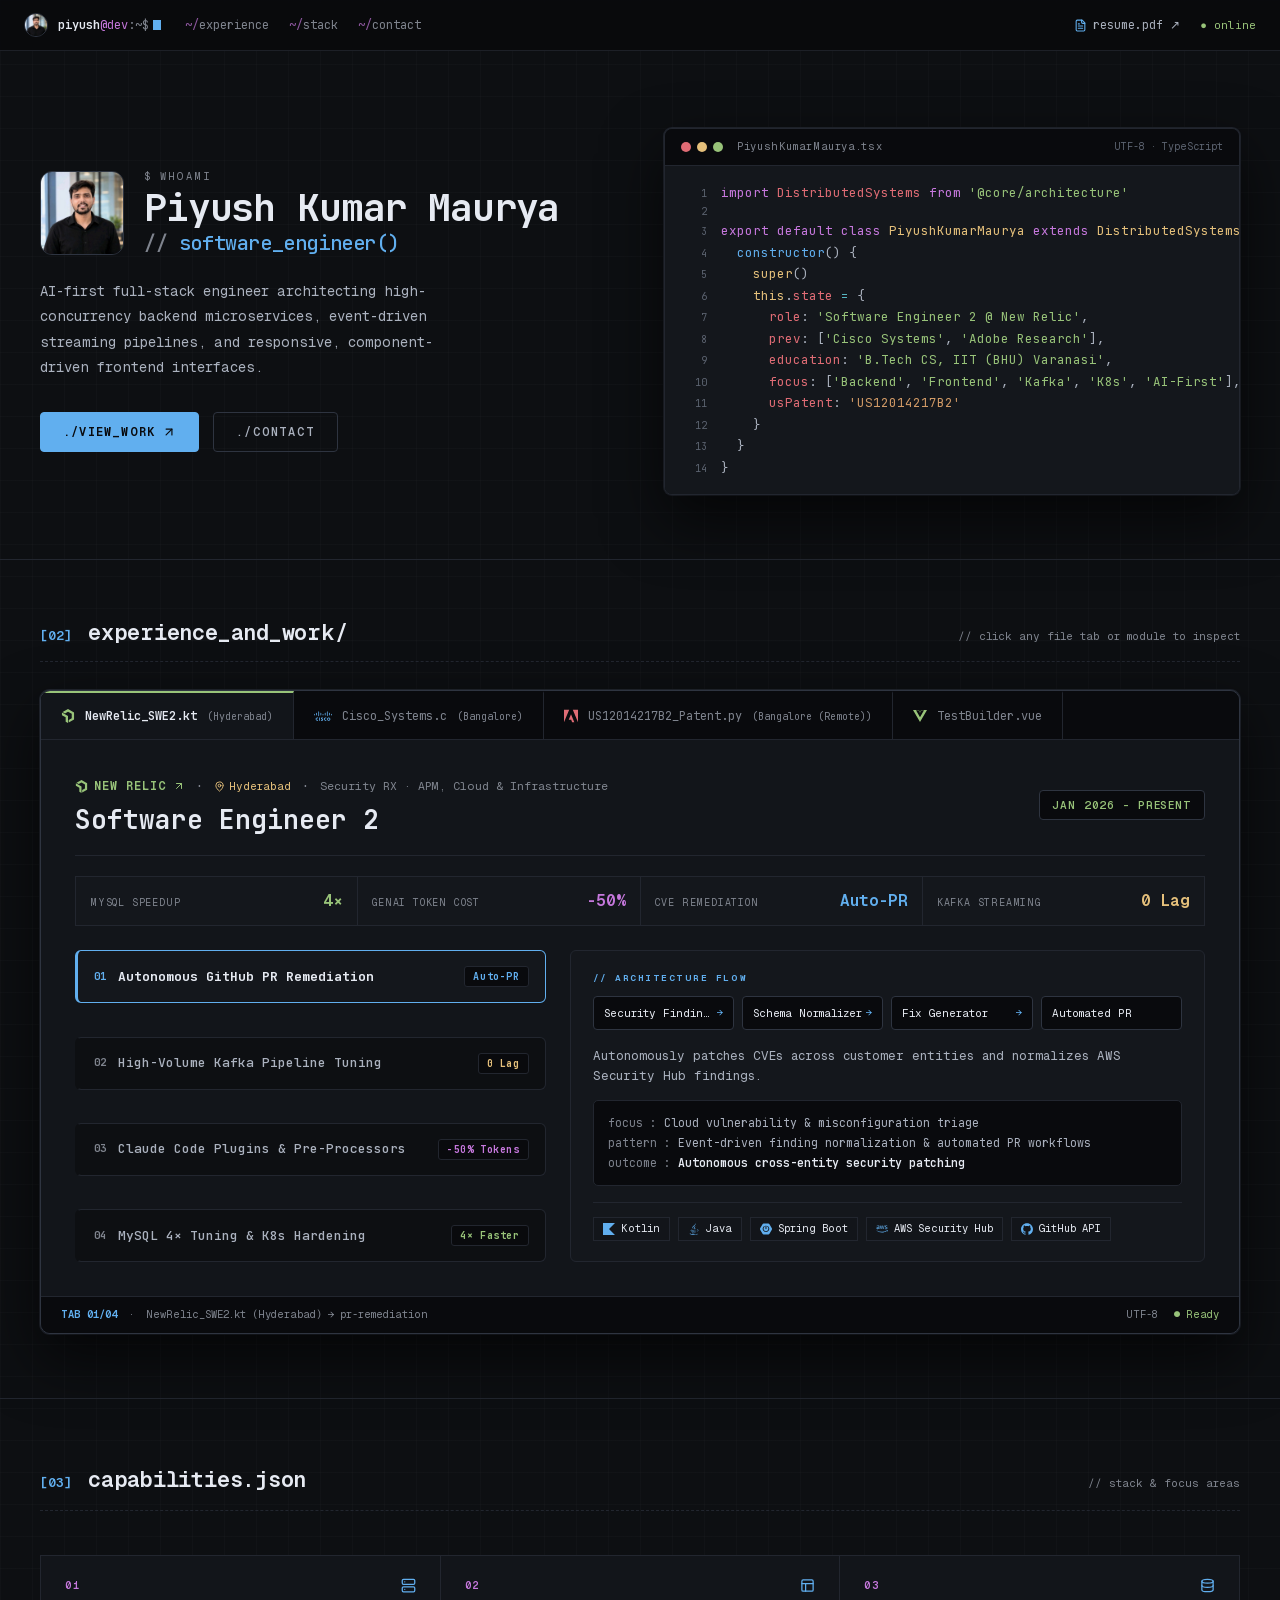
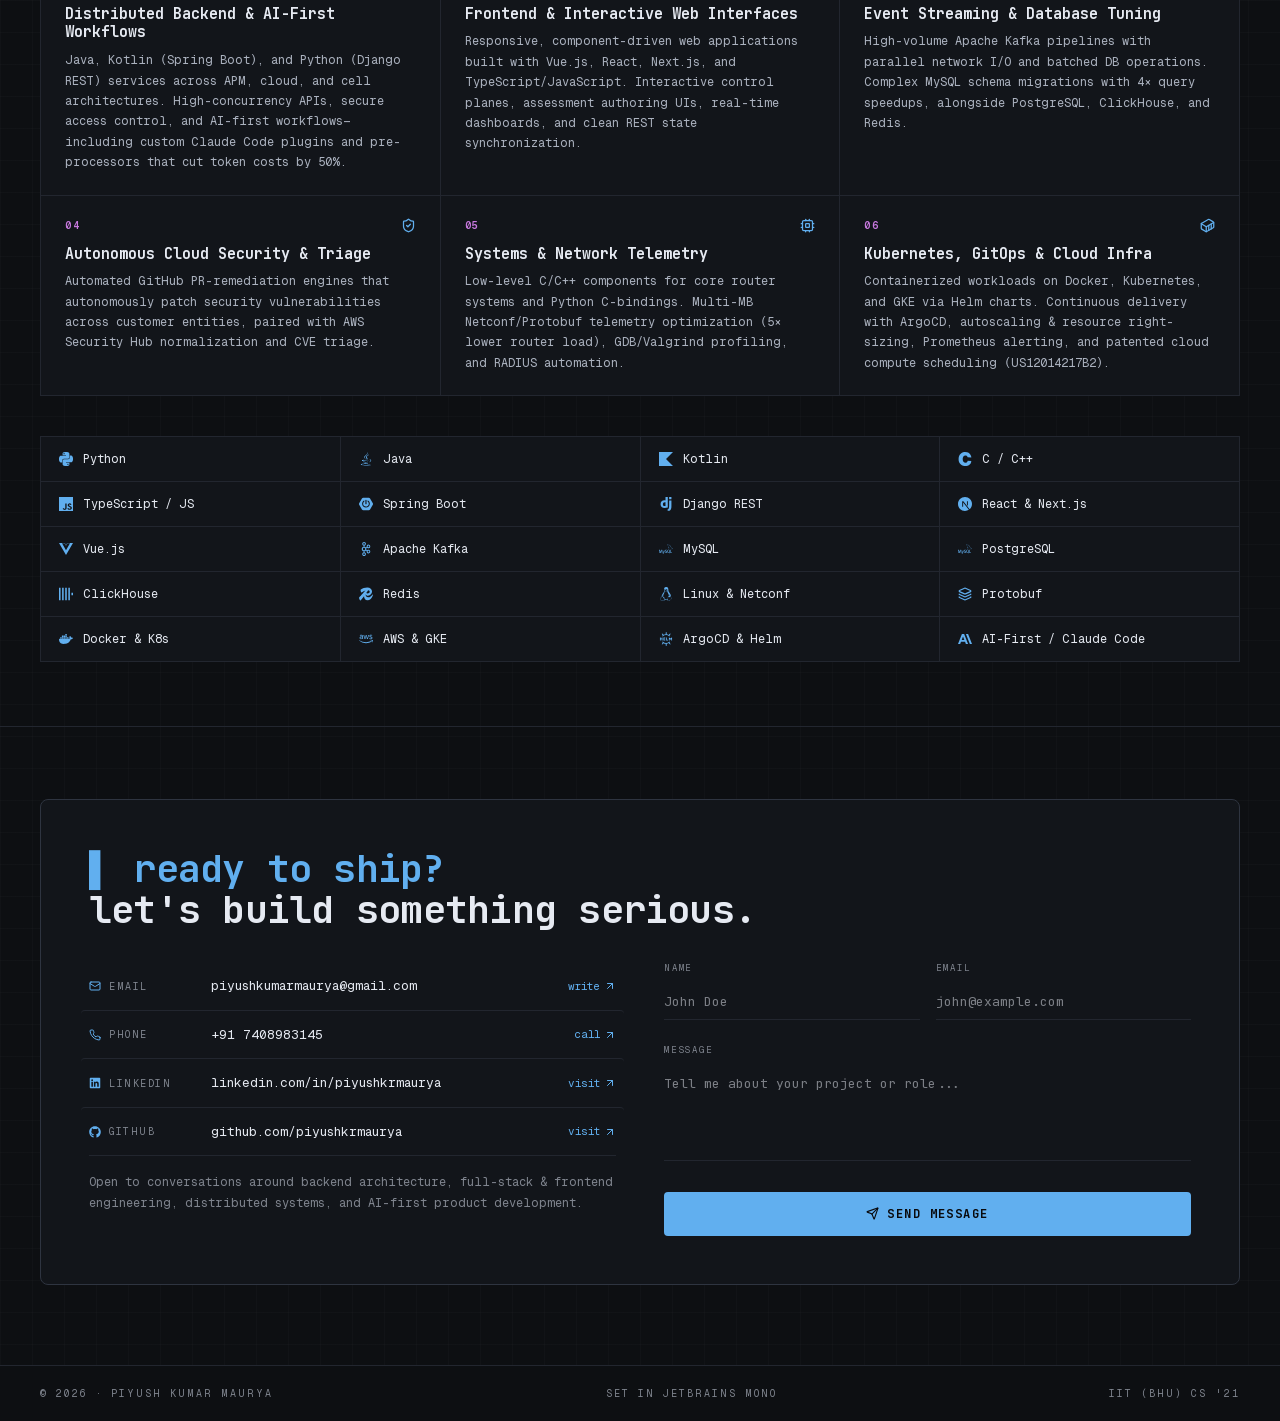
<file: index.html>
<!DOCTYPE html><html lang="en" class="dark"><head><meta charSet="utf-8"/><meta name="viewport" content="width=device-width, initial-scale=1"/><link rel="preload" href="/_next/static/media/9a321a2c78eff0b5-s.p.1bkzbscqrt8rl.woff2" as="font" crossorigin="" type="font/woff2"/><link rel="preload" href="/_next/static/media/GeistMonoVF-s.p.1lv5tp2fpjxdz.woff" as="font" crossorigin="" type="font/woff"/><link rel="preload" as="image" href="/piyush.png"/><link rel="stylesheet" href="/_next/static/chunks/1moz1lnt91w-2.css" data-precedence="next"/><link rel="preload" as="script" fetchPriority="low" href="/_next/static/chunks/31qp8jfkw0x2h.js"/><script src="/_next/static/chunks/3pbnvzeamecr6.js" async=""></script><script src="/_next/static/chunks/216iyidhmrh3u.js" async=""></script><script src="/_next/static/chunks/turbopack-3-ry682tkyiqk.js" async=""></script><script src="/_next/static/chunks/2odl2lnmsxa-t.js" async=""></script><script src="/_next/static/chunks/366yol_b5o5q_.js" async=""></script><meta name="theme-color" content="#0d0f12"/><meta name="color-scheme" content="dark"/><title>Piyush Kumar Maurya | Software Engineer 2 — New Relic, ex-Cisco, Adobe, IIT BHU</title><meta name="description" content="Portfolio of Piyush Kumar Maurya — Software Engineer 2 at New Relic (Hyderabad), ex-Cisco (Bangalore), ex-Adobe Research, and IIT (BHU) Varanasi CS &#x27;21 graduate. AI-first full-stack engineer specializing in distributed backend microservices, Kafka event streaming, responsive frontend interfaces, and cloud systems (US Patent US12014217B2)."/><link rel="author" href="https://piyushkrmaurya.com"/><meta name="author" content="Piyush Kumar Maurya"/><link rel="manifest" href="/manifest.webmanifest"/><meta name="keywords" content="Piyush Kumar Maurya,Piyush Maurya,piyushkrmaurya,Software Engineer 2,New Relic,Cisco,Adobe Research,IIT BHU Varanasi,US Patent US12014217B2,Full-Stack Engineer,Backend Engineer,Frontend Engineer,AI-First Engineer,Distributed Systems,Java,Kotlin,Python,Spring Boot,Django,React,Vue.js,Apache Kafka,Kubernetes"/><meta name="creator" content="Piyush Kumar Maurya"/><meta name="publisher" content="Piyush Kumar Maurya"/><meta name="robots" content="index, follow"/><meta name="googlebot" content="index, follow, max-video-preview:-1, max-image-preview:large, max-snippet:-1"/><link rel="canonical" href="https://piyushkrmaurya.com"/><meta name="mobile-web-app-capable" content="yes"/><meta name="apple-mobile-web-app-title" content="Piyush Kumar Maurya"/><meta name="apple-mobile-web-app-status-bar-style" content="black-translucent"/><meta property="og:title" content="Piyush Kumar Maurya | Software Engineer 2 — Backend, Frontend &amp; AI-First Systems"/><meta property="og:description" content="Software Engineer 2 at New Relic (ex-Cisco, Adobe Research, IIT BHU CS &#x27;21). AI-first full-stack engineer building distributed backend microservices, streaming pipelines, and responsive web interfaces. US Patent US12014217B2."/><meta property="og:url" content="https://piyushkrmaurya.com"/><meta property="og:site_name" content="Piyush Kumar Maurya — Portfolio"/><meta property="og:locale" content="en_US"/><meta property="og:image" content="https://piyushkrmaurya.com/piyush.png"/><meta property="og:image:width" content="512"/><meta property="og:image:height" content="512"/><meta property="og:image:alt" content="Piyush Kumar Maurya"/><meta property="og:type" content="profile"/><meta name="twitter:card" content="summary"/><meta name="twitter:title" content="Piyush Kumar Maurya | Software Engineer 2 — Backend, Frontend &amp; AI-First Systems"/><meta name="twitter:description" content="Software Engineer 2 at New Relic (ex-Cisco, Adobe Research, IIT BHU CS &#x27;21). US Patent holder (US12014217B2)."/><meta name="twitter:image" content="https://piyushkrmaurya.com/piyush.png"/><link rel="icon" href="/icon-192.png" sizes="192x192" type="image/png"/><link rel="icon" href="/icon-512.png" sizes="512x512" type="image/png"/><link rel="apple-touch-icon" href="/apple-touch-icon.png" sizes="180x180" type="image/png"/><meta name="next-size-adjust" content=""/><script type="application/ld+json">{"@context":"https://schema.org","@type":"Person","name":"Piyush Kumar Maurya","alternateName":"Piyush Maurya","url":"https://piyushkrmaurya.com","image":"https://piyushkrmaurya.com/piyush.png","jobTitle":"Software Engineer 2","worksFor":{"@type":"Organization","name":"New Relic","url":"https://newrelic.com"},"alumniOf":{"@type":"CollegeOrUniversity","name":"Indian Institute of Technology (IIT) BHU, Varanasi"},"sameAs":["https://www.linkedin.com/in/piyushkrmaurya","https://github.com/piyushkrmaurya","https://patents.google.com/patent/US12014217B2/en"]}</script><script src="/_next/static/chunks/0cz1d0mv5g_q7.js" noModule=""></script></head><body class="W3kO_a_variable _crGSa_variable bg-background text-foreground font-sans antialiased overflow-x-hidden"><div hidden=""><!--$--><!--/$--></div><div class="ide-grid-bg min-h-screen flex flex-col"><header class="sticky top-0 z-50 border-b border-border/80 backdrop-blur-md" style="background:rgba(9, 10, 13, 0.9);font-family:var(--font-mono)"><div class="max-w-7xl mx-auto flex items-center justify-between px-6" style="font-size:12px;height:50px"><div class="flex items-center gap-6 min-w-0"><a href="#home" class="flex items-center gap-2.5 shrink-0 hover:opacity-85 transition-opacity" style="text-decoration:none"><img alt="Piyush Kumar Maurya" loading="lazy" width="24" height="24" decoding="async" data-nimg="1" class="rounded-full object-cover" style="color:transparent;border:1px solid var(--border-strong)" src="/piyush.png"/><span class="flex items-center"><span style="color:var(--heading);font-weight:600">piyush</span><span style="color:var(--syn-purple)">@dev</span><span style="color:var(--muted-foreground)">:~$</span><span class="cursor-blink"></span></span></a><nav class="hidden md:flex items-center gap-5"><a href="#projects" class="hover:text-syn-blue transition-colors duration-150" style="color:var(--muted-foreground);text-decoration:none"><span style="color:var(--syn-purple);opacity:0.7">~/</span>experience</a><a href="#skills" class="hover:text-syn-blue transition-colors duration-150" style="color:var(--muted-foreground);text-decoration:none"><span style="color:var(--syn-purple);opacity:0.7">~/</span>stack</a><a href="#contact" class="hover:text-syn-blue transition-colors duration-150" style="color:var(--muted-foreground);text-decoration:none"><span style="color:var(--syn-purple);opacity:0.7">~/</span>contact</a></nav></div><div class="flex items-center gap-5" style="font-size:11.5px"><a href="/Piyush_Maurya_Resume.pdf" target="_blank" rel="noopener noreferrer" class="hidden sm:inline-flex items-center gap-1.5 hover:text-syn-blue transition-colors" style="color:var(--foreground);text-decoration:none"><svg xmlns="http://www.w3.org/2000/svg" width="13" height="13" viewBox="0 0 24 24" fill="none" stroke="currentColor" stroke-width="2" stroke-linecap="round" stroke-linejoin="round" class="lucide lucide-file-text" style="color:var(--syn-blue)"><path d="M15 2H6a2 2 0 0 0-2 2v16a2 2 0 0 0 2 2h12a2 2 0 0 0 2-2V7Z"></path><path d="M14 2v4a2 2 0 0 0 2 2h4"></path><path d="M10 9H8"></path><path d="M16 13H8"></path><path d="M16 17H8"></path></svg><span>resume.pdf ↗</span></a><span style="color:var(--syn-green);font-size:11px">● online</span><button class="md:hidden p-1 text-lg leading-none" aria-label="Toggle menu" style="color:var(--foreground);background:none;border:none;cursor:pointer">≡</button></div></div></header><main class="flex-1"><section id="home" class="border-b border-border" style="padding:clamp(36px,6vw,84px) clamp(16px,4vw,40px) clamp(40px,5vw,76px)"><div class="max-w-7xl mx-auto"><div class="grid grid-cols-1 lg:grid-cols-2 gap-10 lg:gap-12 items-center"><div class="min-w-0"><div class="flex items-center gap-4 sm:gap-5"><div class="shrink-0 overflow-hidden" style="width:clamp(68px, 7.5vw, 84px);height:clamp(68px, 7.5vw, 84px);border-radius:12px;border:1px solid var(--border-strong);background:var(--card)"><img alt="Piyush Kumar Maurya" width="84" height="84" decoding="async" data-nimg="1" class="w-full h-full object-cover" style="color:transparent" src="/piyush.png"/></div><div class="min-w-0 flex flex-col justify-center"><div style="font-size:10.5px;color:var(--muted-foreground);text-transform:uppercase;letter-spacing:0.2em;margin-bottom:4px;line-height:1">$ whoami</div><h1 style="font-weight:700;font-size:clamp(21px, 3vw, 38px);line-height:1.12;letter-spacing:-0.03em;color:var(--heading);margin:0">Piyush Kumar Maurya<span class="block mt-1" style="font-size:clamp(14px, 1.7vw, 20px);font-weight:500;letter-spacing:-0.02em;color:var(--syn-blue)"><span style="color:var(--muted-foreground)">// </span>software_engineer()</span></h1></div></div><p style="margin-top:24px;margin-bottom:0;color:var(--foreground);font-size:clamp(13px, 1.1vw, 14px);line-height:1.8;max-width:54ch">AI-first full-stack engineer architecting high-concurrency backend microservices, event-driven streaming pipelines, and responsive, component-driven frontend interfaces.</p><div class="flex flex-wrap gap-3.5 mt-8"><a href="#projects" class="flex-1 sm:flex-initial justify-center hover:opacity-90 transition-opacity inline-flex items-center gap-1.5" style="background:var(--syn-blue);border:1px solid var(--syn-blue);color:var(--gutter);padding:10px 22px;font-size:12px;font-weight:700;text-decoration:none;letter-spacing:0.1em;text-transform:uppercase;border-radius:4px"><span>./view_work</span><svg xmlns="http://www.w3.org/2000/svg" width="14" height="14" viewBox="0 0 24 24" fill="none" stroke="currentColor" stroke-width="2" stroke-linecap="round" stroke-linejoin="round" class="lucide lucide-arrow-up-right"><path d="M7 7h10v10"></path><path d="M7 17 17 7"></path></svg></a><a href="#contact" class="flex-1 sm:flex-initial justify-center hover:border-foreground/40 transition-colors inline-flex items-center gap-1.5" style="background:transparent;border:1px solid var(--border-strong);color:var(--foreground);padding:10px 22px;font-size:12px;font-weight:600;text-decoration:none;letter-spacing:0.1em;text-transform:uppercase;border-radius:4px"><span>./contact</span></a></div></div><div class="min-w-0"><div class="ide-window-shadow overflow-hidden" style="background:var(--card);border:1px solid var(--border);border-radius:8px"><div class="flex items-center justify-between px-3.5 sm:px-4 py-2.5 border-b border-border" style="background:var(--gutter);font-size:10.5px"><div class="flex items-center gap-1.5 min-w-0"><span class="w-2.5 h-2.5 rounded-full shrink-0" style="background:var(--syn-red)"></span><span class="w-2.5 h-2.5 rounded-full shrink-0" style="background:var(--syn-yellow)"></span><span class="w-2.5 h-2.5 rounded-full shrink-0" style="background:var(--syn-green)"></span><span class="ml-2 truncate" style="color:var(--muted-foreground);letter-spacing:0.06em">PiyushKumarMaurya.tsx</span></div><span class="hidden sm:inline shrink-0" style="color:var(--syn-comment);font-size:10px">UTF-8 · TypeScript</span></div><div class="py-3.5 sm:py-4 px-2 sm:px-4 overflow-x-auto" style="background:var(--editor-bg);font-size:clamp(10.5px, 1.05vw, 12.5px);line-height:1.72;font-family:var(--font-mono)"><div class="flex items-baseline ide-line-highlight px-1.5 sm:px-2 rounded-xs"><span class="select-none shrink-0 text-right mr-2.5 sm:mr-3.5" style="width:18px;color:var(--syn-comment);font-size:10px">1</span><span class="whitespace-pre"><span style="color:var(--syn-purple)">import</span> <span style="color:var(--syn-red)">DistributedSystems</span> <span style="color:var(--syn-purple)">from</span> <span style="color:var(--syn-green)">&#x27;@core/architecture&#x27;</span></span></div><div class="flex items-baseline ide-line-highlight px-1.5 sm:px-2 rounded-xs"><span class="select-none shrink-0 text-right mr-2.5 sm:mr-3.5" style="width:18px;color:var(--syn-comment);font-size:10px">2</span><span class="whitespace-pre"></span></div><div class="flex items-baseline ide-line-highlight px-1.5 sm:px-2 rounded-xs"><span class="select-none shrink-0 text-right mr-2.5 sm:mr-3.5" style="width:18px;color:var(--syn-comment);font-size:10px">3</span><span class="whitespace-pre"><span style="color:var(--syn-purple)">export default class</span> <span style="color:var(--syn-yellow)">PiyushKumarMaurya</span> <span style="color:var(--syn-purple)">extends</span> <span style="color:var(--syn-yellow)">DistributedSystems</span><span style="color:var(--foreground)">.</span><span style="color:var(--syn-yellow)">Engineer</span> <span style="color:var(--foreground)">{</span></span></div><div class="flex items-baseline ide-line-highlight px-1.5 sm:px-2 rounded-xs"><span class="select-none shrink-0 text-right mr-2.5 sm:mr-3.5" style="width:18px;color:var(--syn-comment);font-size:10px">4</span><span class="whitespace-pre">  <span style="color:var(--code-blue)">constructor</span><span style="color:var(--foreground)">() <!-- -->{</span></span></div><div class="flex items-baseline ide-line-highlight px-1.5 sm:px-2 rounded-xs"><span class="select-none shrink-0 text-right mr-2.5 sm:mr-3.5" style="width:18px;color:var(--syn-comment);font-size:10px">5</span><span class="whitespace-pre">    <span style="color:var(--syn-yellow)">super</span><span style="color:var(--foreground)">()</span></span></div><div class="flex items-baseline ide-line-highlight px-1.5 sm:px-2 rounded-xs"><span class="select-none shrink-0 text-right mr-2.5 sm:mr-3.5" style="width:18px;color:var(--syn-comment);font-size:10px">6</span><span class="whitespace-pre">    <span style="color:var(--syn-yellow)">this</span><span style="color:var(--foreground)">.</span><span style="color:var(--syn-red)">state</span> <span style="color:var(--syn-cyan)">=</span> <span style="color:var(--foreground)">{</span></span></div><div class="flex items-baseline ide-line-highlight px-1.5 sm:px-2 rounded-xs"><span class="select-none shrink-0 text-right mr-2.5 sm:mr-3.5" style="width:18px;color:var(--syn-comment);font-size:10px">7</span><span class="whitespace-pre">      <span style="color:var(--syn-red)">role</span><span style="color:var(--foreground)">: </span><span style="color:var(--syn-green)">&#x27;Software Engineer 2 @ New Relic&#x27;</span><span style="color:var(--foreground)">,</span></span></div><div class="flex items-baseline ide-line-highlight px-1.5 sm:px-2 rounded-xs"><span class="select-none shrink-0 text-right mr-2.5 sm:mr-3.5" style="width:18px;color:var(--syn-comment);font-size:10px">8</span><span class="whitespace-pre">      <span style="color:var(--syn-red)">prev</span><span style="color:var(--foreground)">: [</span><span style="color:var(--syn-green)">&#x27;Cisco Systems&#x27;</span><span style="color:var(--foreground)">, </span><span style="color:var(--syn-green)">&#x27;Adobe Research&#x27;</span><span style="color:var(--foreground)">],</span></span></div><div class="flex items-baseline ide-line-highlight px-1.5 sm:px-2 rounded-xs"><span class="select-none shrink-0 text-right mr-2.5 sm:mr-3.5" style="width:18px;color:var(--syn-comment);font-size:10px">9</span><span class="whitespace-pre">      <span style="color:var(--syn-red)">education</span><span style="color:var(--foreground)">: </span><span style="color:var(--syn-green)">&#x27;B.Tech CS, IIT (BHU) Varanasi&#x27;</span><span style="color:var(--foreground)">,</span></span></div><div class="flex items-baseline ide-line-highlight px-1.5 sm:px-2 rounded-xs"><span class="select-none shrink-0 text-right mr-2.5 sm:mr-3.5" style="width:18px;color:var(--syn-comment);font-size:10px">10</span><span class="whitespace-pre">      <span style="color:var(--syn-red)">focus</span><span style="color:var(--foreground)">: [</span><span style="color:var(--syn-green)">&#x27;Backend&#x27;</span><span style="color:var(--foreground)">, </span><span style="color:var(--syn-green)">&#x27;Frontend&#x27;</span><span style="color:var(--foreground)">, </span><span style="color:var(--syn-green)">&#x27;Kafka&#x27;</span><span style="color:var(--foreground)">, </span><span style="color:var(--syn-green)">&#x27;K8s&#x27;</span><span style="color:var(--foreground)">, </span><span style="color:var(--syn-green)">&#x27;AI-First&#x27;</span><span style="color:var(--foreground)">],</span></span></div><div class="flex items-baseline ide-line-highlight px-1.5 sm:px-2 rounded-xs"><span class="select-none shrink-0 text-right mr-2.5 sm:mr-3.5" style="width:18px;color:var(--syn-comment);font-size:10px">11</span><span class="whitespace-pre">      <span style="color:var(--syn-red)">usPatent</span><span style="color:var(--foreground)">: </span><span style="color:var(--syn-orange)">&#x27;US12014217B2&#x27;</span></span></div><div class="flex items-baseline ide-line-highlight px-1.5 sm:px-2 rounded-xs"><span class="select-none shrink-0 text-right mr-2.5 sm:mr-3.5" style="width:18px;color:var(--syn-comment);font-size:10px">12</span><span class="whitespace-pre">    <span style="color:var(--foreground)">}</span></span></div><div class="flex items-baseline ide-line-highlight px-1.5 sm:px-2 rounded-xs"><span class="select-none shrink-0 text-right mr-2.5 sm:mr-3.5" style="width:18px;color:var(--syn-comment);font-size:10px">13</span><span class="whitespace-pre">  <span style="color:var(--foreground)">}</span></span></div><div class="flex items-baseline ide-line-highlight px-1.5 sm:px-2 rounded-xs"><span class="select-none shrink-0 text-right mr-2.5 sm:mr-3.5" style="width:18px;color:var(--syn-comment);font-size:10px">14</span><span class="whitespace-pre"><span style="color:var(--foreground)">}</span></span></div></div></div></div></div></div></section><section id="projects" class="border-b border-border" style="padding:56px clamp(16px,4vw,40px) 64px"><div class="max-w-7xl mx-auto"><div class="flex flex-wrap items-baseline justify-between gap-4 mb-7" style="border-bottom:1px dashed var(--border);padding-bottom:12px"><div class="flex items-baseline gap-4"><span style="color:var(--syn-blue);font-size:13px;font-weight:700">[02]</span><span style="font-size:22px;font-weight:700;letter-spacing:-0.01em;color:var(--heading)">experience_and_work/</span></div><span style="color:var(--muted-foreground);font-size:11px">// click any file tab or module to inspect</span></div><div class="ide-window-shadow flex flex-col justify-between lg:min-h-[560px]" style="border:1px solid var(--border-strong);background:var(--card);border-radius:10px;overflow:hidden"><div><div class="flex items-center overflow-x-auto border-b border-border" style="background:var(--gutter)"><button class="flex items-center gap-2.5 px-5 py-3.5 border-r border-border transition-colors shrink-0 whitespace-nowrap" style="background:var(--card);border-top:2px solid var(--syn-green);color:var(--heading);cursor:pointer;font-family:var(--font-mono);font-size:12px;font-weight:600"><span class="flex items-center justify-center shrink-0" style="color:var(--syn-green)"><svg stroke="currentColor" fill="currentColor" stroke-width="0" role="img" viewBox="0 0 24 24" height="14" width="14" xmlns="http://www.w3.org/2000/svg"><path d="M8.0015 14.3091v7.384L12.0008 24V12.0008L1.6078 5.9996v4.6167ZM12.0008 0 2.8232 5.2976 6.8209 7.606l5.1799-2.9893 6.3936 3.6913v7.384l-5.1783 2.9908v4.6167l9.176-5.2991V5.9996Z"></path></svg></span><span>NewRelic_SWE2.kt</span><span class="hidden sm:inline-block" style="font-size:10px;color:var(--muted-foreground);font-weight:400">(<!-- -->Hyderabad<!-- -->)</span></button><button class="flex items-center gap-2.5 px-5 py-3.5 border-r border-border transition-colors shrink-0 whitespace-nowrap" style="background:transparent;border-top:2px solid transparent;color:var(--muted-foreground);cursor:pointer;font-family:var(--font-mono);font-size:12px;font-weight:400"><span class="flex items-center justify-center shrink-0" style="color:var(--syn-blue)"><svg stroke="currentColor" fill="currentColor" stroke-width="0" role="img" viewBox="0 0 24 24" height="18" width="18" xmlns="http://www.w3.org/2000/svg"><path d="M16.331 18.171V17.06l-.022.01c-.25.121-.522.19-.801.203a1.186 1.186 0 01-.806-.237 1.038 1.038 0 01-.352-.498 1.21 1.21 0 01-.023-.667c.052-.225.178-.426.357-.569.16-.134.355-.218.562-.242a1.85 1.85 0 011.061.198l.024.013v-1.117l-.051-.014a2.862 2.862 0 00-1.011-.132 2.34 2.34 0 00-.903.206c-.287.132-.54.327-.739.571a2.221 2.221 0 00-.04 2.705c.295.378.709.645 1.175.756.491.12 1.006.102 1.487-.052l.082-.023M5.336 18.171V17.06l-.022.01c-.25.121-.522.19-.801.203a1.183 1.183 0 01-.806-.237 1.03 1.03 0 01-.351-.498 1.202 1.202 0 01-.024-.667c.052-.225.177-.426.357-.569.16-.134.355-.218.562-.242a1.85 1.85 0 011.061.198l.024.013v-1.117l-.051-.014a2.862 2.862 0 00-1.011-.132 2.344 2.344 0 00-.903.206 2.08 2.08 0 00-.74.571 2.224 2.224 0 00-.041 2.705 2.11 2.11 0 001.176.756c.491.12 1.005.102 1.487-.052l.083-.023M9.26 17.249l-.004.957.07.012c.22.041.441.069.664.085.195.019.391.022.587.012.187-.014.372-.049.551-.104.21-.06.405-.163.571-.305a1.16 1.16 0 00.333-.478 1.31 1.31 0 00-.007-.96 1.068 1.068 0 00-.298-.414 1.261 1.261 0 00-.438-.255l-.722-.268a.388.388 0 01-.197-.188.245.245 0 01.008-.219.382.382 0 01.154-.142.798.798 0 01.257-.074c.153-.022.308-.021.46.005.18.02.358.051.533.096l.038.008v-.883l-.069-.015a4.749 4.749 0 00-.543-.097 2.844 2.844 0 00-.714-.003c-.3.027-.585.143-.821.33-.16.126-.281.293-.351.484-.104.29-.105.608 0 .899.054.145.14.274.252.381.097.093.207.173.327.236.157.084.324.149.497.195.057.017.114.035.17.054l.085.031.024.01c.084.03.162.078.226.14.045.042.08.094.101.151a.325.325 0 01.001.161.339.339 0 01-.166.198.856.856 0 01-.275.086 2.032 2.032 0 01-.427.021 5.208 5.208 0 01-.557-.074 9.195 9.195 0 01-.287-.067l-.033-.006zm-2.475.995h1.05v-4.167h-1.05v4.167zm12.162-2.936a1.095 1.095 0 011.541.158 1.094 1.094 0 01-.157 1.541l-.017.014a1.096 1.096 0 01-1.367-1.713m-1.525.854a2.193 2.193 0 002.666 2.107 2.139 2.139 0 00.701-3.937 2.207 2.207 0 00-3.367 1.83M22.961 10.728a.52.52 0 001.039 0V9.573a.52.52 0 00-1.039 0v1.155M20.117 10.728a.522.522 0 001.041 0V8.139a.521.521 0 00-1.04 0v2.589M17.231 11.771a.521.521 0 001.039 0V6.17a.52.52 0 00-1.039 0v5.601M14.393 10.728a.521.521 0 001.04 0V8.139a.52.52 0 00-1.039 0v2.589M11.494 10.728a.522.522 0 001.039 0V9.573a.52.52 0 00-1.039 0v1.155M8.624 10.728a.52.52 0 001.039 0V8.139a.52.52 0 00-1.039 0v2.589M5.737 11.771a.52.52 0 001.039 0V6.17a.52.52 0 00-1.039 0v5.601M2.876 10.728a.522.522 0 001.04 0V8.139a.52.52 0 00-1.039 0v2.589M0 10.728a.521.521 0 001.039 0V9.573a.52.52 0 00-1.039 0v1.155"></path></svg></span><span>Cisco_Systems.c</span><span class="hidden sm:inline-block" style="font-size:10px;color:var(--muted-foreground);font-weight:400">(<!-- -->Bangalore<!-- -->)</span></button><button class="flex items-center gap-2.5 px-5 py-3.5 border-r border-border transition-colors shrink-0 whitespace-nowrap" style="background:transparent;border-top:2px solid transparent;color:var(--muted-foreground);cursor:pointer;font-family:var(--font-mono);font-size:12px;font-weight:400"><span class="flex items-center justify-center shrink-0" style="color:var(--syn-red)"><svg width="14" height="14" viewBox="0 0 24 24" fill="currentColor" aria-hidden="true"><path d="M13.966 22.624l-1.69-4.281H8.122l3.892-9.144 5.662 13.425zM8.884 1.376H0v21.248zm15.116 0h-8.884L24 22.624Z"></path></svg></span><span>US12014217B2_Patent.py</span><span class="hidden sm:inline-block" style="font-size:10px;color:var(--muted-foreground);font-weight:400">(<!-- -->Bangalore (Remote)<!-- -->)</span></button><button class="flex items-center gap-2.5 px-5 py-3.5 border-r border-border transition-colors shrink-0 whitespace-nowrap" style="background:transparent;border-top:2px solid transparent;color:var(--muted-foreground);cursor:pointer;font-family:var(--font-mono);font-size:12px;font-weight:400"><span class="flex items-center justify-center shrink-0" style="color:var(--syn-green)"><svg stroke="currentColor" fill="currentColor" stroke-width="0" role="img" viewBox="0 0 24 24" height="14" width="14" xmlns="http://www.w3.org/2000/svg"><path d="M24,1.61H14.06L12,5.16,9.94,1.61H0L12,22.39ZM12,14.08,5.16,2.23H9.59L12,6.41l2.41-4.18h4.43Z"></path></svg></span><span>TestBuilder.vue</span></button></div><div style="opacity:1;transition:opacity 120ms ease;padding:clamp(22px, 3vw, 34px)"><div class="flex flex-col sm:flex-row sm:items-center justify-between gap-4 pb-5 border-b border-border"><div class="min-w-0"><div class="flex items-center gap-2.5 mb-1.5 truncate"><a href="https://newrelic.com/" target="_blank" rel="noopener noreferrer" class="hover:opacity-80 transition-opacity inline-flex items-center gap-1.5 shrink-0" style="color:var(--syn-green);font-size:12px;font-weight:700;text-decoration:none;letter-spacing:0.08em;text-transform:uppercase"><svg stroke="currentColor" fill="currentColor" stroke-width="0" role="img" viewBox="0 0 24 24" height="13" width="13" xmlns="http://www.w3.org/2000/svg"><path d="M8.0015 14.3091v7.384L12.0008 24V12.0008L1.6078 5.9996v4.6167ZM12.0008 0 2.8232 5.2976 6.8209 7.606l5.1799-2.9893 6.3936 3.6913v7.384l-5.1783 2.9908v4.6167l9.176-5.2991V5.9996Z"></path></svg><span>New Relic</span><svg xmlns="http://www.w3.org/2000/svg" width="12" height="12" viewBox="0 0 24 24" fill="none" stroke="currentColor" stroke-width="2" stroke-linecap="round" stroke-linejoin="round" class="lucide lucide-arrow-up-right"><path d="M7 7h10v10"></path><path d="M7 17 17 7"></path></svg></a><span style="color:var(--muted-foreground)">·</span><span class="inline-flex items-center gap-1 shrink-0" style="color:var(--syn-yellow);font-size:11px"><svg xmlns="http://www.w3.org/2000/svg" width="11" height="11" viewBox="0 0 24 24" fill="none" stroke="currentColor" stroke-width="2" stroke-linecap="round" stroke-linejoin="round" class="lucide lucide-map-pin"><path d="M20 10c0 4.993-5.539 10.193-7.399 11.799a1 1 0 0 1-1.202 0C9.539 20.193 4 14.993 4 10a8 8 0 0 1 16 0"></path><circle cx="12" cy="10" r="3"></circle></svg><span>Hyderabad</span></span><span style="color:var(--muted-foreground)">·</span><span class="truncate" style="color:var(--muted-foreground);font-size:11.5px">Security RX · APM, Cloud &amp; Infrastructure</span></div><h3 class="truncate" style="font-size:clamp(20px, 2.2vw, 26px);font-weight:700;margin:0;color:var(--heading);line-height:1.2">Software Engineer 2</h3></div><div class="shrink-0"><span style="display:inline-block;background:var(--gutter);border:1px solid var(--border-strong);color:var(--syn-green);font-size:11px;font-weight:600;padding:6px 12px;border-radius:4px;letter-spacing:0.08em;text-transform:uppercase;white-space:nowrap">Jan 2026 – Present</span></div></div><div class="grid grid-cols-2 sm:grid-cols-4 mt-5" style="border:1px solid var(--border);background:var(--border);gap:1px"><div style="background:var(--editor-bg);padding:12px 14px;display:flex;align-items:baseline;justify-content:space-between;gap:8px"><span style="font-size:10px;color:var(--muted-foreground);text-transform:uppercase;letter-spacing:0.08em">MySQL Speedup</span><span style="font-size:16px;font-weight:700;color:var(--syn-green)">4×</span></div><div style="background:var(--editor-bg);padding:12px 14px;display:flex;align-items:baseline;justify-content:space-between;gap:8px"><span style="font-size:10px;color:var(--muted-foreground);text-transform:uppercase;letter-spacing:0.08em">GenAI Token Cost</span><span style="font-size:16px;font-weight:700;color:var(--syn-purple)">-50%</span></div><div style="background:var(--editor-bg);padding:12px 14px;display:flex;align-items:baseline;justify-content:space-between;gap:8px"><span style="font-size:10px;color:var(--muted-foreground);text-transform:uppercase;letter-spacing:0.08em">CVE Remediation</span><span style="font-size:16px;font-weight:700;color:var(--syn-blue)">Auto-PR</span></div><div style="background:var(--editor-bg);padding:12px 14px;display:flex;align-items:baseline;justify-content:space-between;gap:8px"><span style="font-size:10px;color:var(--muted-foreground);text-transform:uppercase;letter-spacing:0.08em">Kafka Streaming</span><span style="font-size:16px;font-weight:700;color:var(--syn-yellow)">0 Lag</span></div></div><div class="grid grid-cols-1 lg:grid-cols-[1fr_1.35fr] gap-6 mt-6 items-stretch"><div class="flex flex-col justify-between gap-2.5"><button class="flex items-center justify-between gap-3 text-left transition-all" style="background:var(--editor-bg);border:1px solid var(--syn-blue);border-left:3px solid var(--syn-blue);border-radius:6px;padding:15px 16px;cursor:pointer;font-family:var(--font-mono)"><div class="flex items-center gap-3 min-w-0"><span style="font-size:10.5px;color:var(--syn-blue);font-weight:700">01</span><span class="truncate" style="font-size:13px;font-weight:700;color:var(--heading)">Autonomous GitHub PR Remediation</span></div><span class="shrink-0" style="font-size:10px;font-weight:700;color:var(--syn-blue);background:var(--gutter);border:1px solid var(--border);padding:2px 8px;border-radius:3px;letter-spacing:0.06em">Auto-PR</span></button><button class="flex items-center justify-between gap-3 text-left transition-all" style="background:var(--background);border:1px solid var(--border);border-left:3px solid transparent;border-radius:6px;padding:15px 16px;cursor:pointer;font-family:var(--font-mono)"><div class="flex items-center gap-3 min-w-0"><span style="font-size:10.5px;color:var(--muted-foreground);font-weight:700">02</span><span class="truncate" style="font-size:13px;font-weight:500;color:var(--foreground)">High-Volume Kafka Pipeline Tuning</span></div><span class="shrink-0" style="font-size:10px;font-weight:700;color:var(--syn-yellow);background:var(--gutter);border:1px solid var(--border);padding:2px 8px;border-radius:3px;letter-spacing:0.06em">0 Lag</span></button><button class="flex items-center justify-between gap-3 text-left transition-all" style="background:var(--background);border:1px solid var(--border);border-left:3px solid transparent;border-radius:6px;padding:15px 16px;cursor:pointer;font-family:var(--font-mono)"><div class="flex items-center gap-3 min-w-0"><span style="font-size:10.5px;color:var(--muted-foreground);font-weight:700">03</span><span class="truncate" style="font-size:13px;font-weight:500;color:var(--foreground)">Claude Code Plugins &amp; Pre-Processors</span></div><span class="shrink-0" style="font-size:10px;font-weight:700;color:var(--syn-purple);background:var(--gutter);border:1px solid var(--border);padding:2px 8px;border-radius:3px;letter-spacing:0.06em">-50% Tokens</span></button><button class="flex items-center justify-between gap-3 text-left transition-all" style="background:var(--background);border:1px solid var(--border);border-left:3px solid transparent;border-radius:6px;padding:15px 16px;cursor:pointer;font-family:var(--font-mono)"><div class="flex items-center gap-3 min-w-0"><span style="font-size:10.5px;color:var(--muted-foreground);font-weight:700">04</span><span class="truncate" style="font-size:13px;font-weight:500;color:var(--foreground)">MySQL 4× Tuning &amp; K8s Hardening</span></div><span class="shrink-0" style="font-size:10px;font-weight:700;color:var(--syn-green);background:var(--gutter);border:1px solid var(--border);padding:2px 8px;border-radius:3px;letter-spacing:0.06em">4× Faster</span></button></div><div class="flex flex-col justify-between" style="background:var(--editor-bg);border:1px solid var(--border);border-radius:6px;padding:20px 22px"><div><div style="font-size:9.5px;color:var(--syn-blue);text-transform:uppercase;letter-spacing:0.16em;font-weight:700;margin-bottom:10px">// architecture flow</div><div class="grid grid-cols-2 sm:grid-cols-4 gap-2 mb-4"><div class="flex items-center justify-between px-2.5 py-2" style="background:var(--gutter);border:1px solid var(--border-strong);border-radius:4px;font-size:11px;color:var(--heading)"><span class="truncate">Security Findings</span><span style="color:var(--syn-blue);font-size:10px;margin-left:4px">→</span></div><div class="flex items-center justify-between px-2.5 py-2" style="background:var(--gutter);border:1px solid var(--border-strong);border-radius:4px;font-size:11px;color:var(--heading)"><span class="truncate">Schema Normalizer</span><span style="color:var(--syn-blue);font-size:10px;margin-left:4px">→</span></div><div class="flex items-center justify-between px-2.5 py-2" style="background:var(--gutter);border:1px solid var(--border-strong);border-radius:4px;font-size:11px;color:var(--heading)"><span class="truncate">Fix Generator</span><span style="color:var(--syn-blue);font-size:10px;margin-left:4px">→</span></div><div class="flex items-center justify-between px-2.5 py-2" style="background:var(--gutter);border:1px solid var(--border-strong);border-radius:4px;font-size:11px;color:var(--heading)"><span class="truncate">Automated PR</span></div></div><p class="lg:h-[40px] lg:overflow-hidden" style="font-size:12.5px;color:var(--foreground);line-height:1.55;margin:0 0 14px">Autonomously patches CVEs across customer entities and normalizes AWS Security Hub findings.</p><div class="lg:h-[86px] lg:overflow-y-hidden overflow-x-auto" style="background:var(--gutter);border:1px solid var(--border);border-radius:5px;padding:12px 14px;font-size:11.5px;line-height:20px;font-family:var(--font-mono)"><div class="whitespace-nowrap"><span style="color:var(--muted-foreground)">focus   :<!-- --> </span><span style="color:var(--foreground)">Cloud vulnerability &amp; misconfiguration triage</span></div><div class="whitespace-nowrap"><span style="color:var(--muted-foreground)">pattern :<!-- --> </span><span style="color:var(--foreground)">Event-driven finding normalization &amp; automated PR workflows</span></div><div class="whitespace-nowrap"><span style="color:var(--muted-foreground)">outcome :<!-- --> </span><span style="color:var(--heading);font-weight:600">Autonomous cross-entity security patching</span></div></div></div><div class="flex flex-wrap gap-2 mt-4 pt-3.5 border-t border-border"><span class="inline-flex items-center gap-1.5" style="font-size:10.5px;color:var(--heading);background:var(--card);border:1px solid var(--border);padding:3px 9px"><svg stroke="currentColor" fill="currentColor" stroke-width="0" role="img" viewBox="0 0 24 24" class="shrink-0 " style="color:var(--syn-blue)" height="12" width="12" xmlns="http://www.w3.org/2000/svg"><path d="M24 24H0V0h24L12 12Z"></path></svg><span>Kotlin</span></span><span class="inline-flex items-center gap-1.5" style="font-size:10.5px;color:var(--heading);background:var(--card);border:1px solid var(--border);padding:3px 9px"><svg stroke="currentColor" fill="currentColor" stroke-width="0" viewBox="0 0 384 512" class="shrink-0 " style="color:var(--syn-blue)" height="12" width="12" xmlns="http://www.w3.org/2000/svg"><path d="M277.74 312.9c9.8-6.7 23.4-12.5 23.4-12.5s-38.7 7-77.2 10.2c-47.1 3.9-97.7 4.7-123.1 1.3-60.1-8 33-30.1 33-30.1s-36.1-2.4-80.6 19c-52.5 25.4 130 37 224.5 12.1zm-85.4-32.1c-19-42.7-83.1-80.2 0-145.8C296 53.2 242.84 0 242.84 0c21.5 84.5-75.6 110.1-110.7 162.6-23.9 35.9 11.7 74.4 60.2 118.2zm114.6-176.2c.1 0-175.2 43.8-91.5 140.2 24.7 28.4-6.5 54-6.5 54s62.7-32.4 33.9-72.9c-26.9-37.8-47.5-56.6 64.1-121.3zm-6.1 270.5a12.19 12.19 0 0 1-2 2.6c128.3-33.7 81.1-118.9 19.8-97.3a17.33 17.33 0 0 0-8.2 6.3 70.45 70.45 0 0 1 11-3c31-6.5 75.5 41.5-20.6 91.4zM348 437.4s14.5 11.9-15.9 21.2c-57.9 17.5-240.8 22.8-291.6.7-18.3-7.9 16-19 26.8-21.3 11.2-2.4 17.7-2 17.7-2-20.3-14.3-131.3 28.1-56.4 40.2C232.84 509.4 401 461.3 348 437.4zM124.44 396c-78.7 22 47.9 67.4 148.1 24.5a185.89 185.89 0 0 1-28.2-13.8c-44.7 8.5-65.4 9.1-106 4.5-33.5-3.8-13.9-15.2-13.9-15.2zm179.8 97.2c-78.7 14.8-175.8 13.1-233.3 3.6 0-.1 11.8 9.7 72.4 13.6 92.2 5.9 233.8-3.3 237.1-46.9 0 0-6.4 16.5-76.2 29.7zM260.64 353c-59.2 11.4-93.5 11.1-136.8 6.6-33.5-3.5-11.6-19.7-11.6-19.7-86.8 28.8 48.2 61.4 169.5 25.9a60.37 60.37 0 0 1-21.1-12.8z"></path></svg><span>Java</span></span><span class="inline-flex items-center gap-1.5" style="font-size:10.5px;color:var(--heading);background:var(--card);border:1px solid var(--border);padding:3px 9px"><svg stroke="currentColor" fill="currentColor" stroke-width="0" role="img" viewBox="0 0 24 24" class="shrink-0 " style="color:var(--syn-blue)" height="12" width="12" xmlns="http://www.w3.org/2000/svg"><path d="m23.693 10.7058-4.73-8.1844c-.4094-.7106-1.4166-1.2942-2.2402-1.2942H7.2725c-.819 0-1.8308.5836-2.2402 1.2942L.307 10.7058c-.4095.7106-.4095 1.873 0 2.5837l4.7252 8.189c.4094.7107 1.4166 1.2943 2.2402 1.2943h9.455c.819 0 1.826-.5836 2.2402-1.2942l4.7252-8.189c.4095-.7107.4095-1.8732 0-2.5838zM10.9763 5.7547c0-.5365.4377-.9742.9742-.9742s.9742.4377.9742.9742v5.8217c0 .5366-.4377.9742-.9742.9742s-.9742-.4376-.9742-.9742zm.9742 12.4294c-3.6427 0-6.6077-2.965-6.6077-6.6077.0047-2.0896.993-4.0521 2.6685-5.304a.8657.8657 0 0 1 1.2142.1788.8657.8657 0 0 1-.1788 1.2143c-2.1602 1.6048-2.612 4.6592-1.0072 6.8194 1.6049 2.1603 4.6593 2.612 6.8195 1.0072 1.2378-.9177 1.9673-2.372 1.9673-3.9157a4.8972 4.8972 0 0 0-1.9861-3.925c-.386-.2824-.466-.8284-.1836-1.2143.2824-.386.8283-.466 1.2143-.1835 1.6895 1.2471 2.6826 3.2238 2.6873 5.3228 0 3.6474-2.965 6.6077-6.6077 6.6077z"></path></svg><span>Spring Boot</span></span><span class="inline-flex items-center gap-1.5" style="font-size:10.5px;color:var(--heading);background:var(--card);border:1px solid var(--border);padding:3px 9px"><svg stroke="currentColor" fill="currentColor" stroke-width="0" viewBox="0 0 640 512" class="shrink-0 " style="color:var(--syn-blue)" height="12" width="12" xmlns="http://www.w3.org/2000/svg"><path d="M180.41 203.01c-.72 22.65 10.6 32.68 10.88 39.05a8.164 8.164 0 0 1-4.1 6.27l-12.8 8.96a10.66 10.66 0 0 1-5.63 1.92c-.43-.02-8.19 1.83-20.48-25.61a78.608 78.608 0 0 1-62.61 29.45c-16.28.89-60.4-9.24-58.13-56.21-1.59-38.28 34.06-62.06 70.93-60.05 7.1.02 21.6.37 46.99 6.27v-15.62c2.69-26.46-14.7-46.99-44.81-43.91-2.4.01-19.4-.5-45.84 10.11-7.36 3.38-8.3 2.82-10.75 2.82-7.41 0-4.36-21.48-2.94-24.2 5.21-6.4 35.86-18.35 65.94-18.18a76.857 76.857 0 0 1 55.69 17.28 70.285 70.285 0 0 1 17.67 52.36l-.01 69.29zM93.99 235.4c32.43-.47 46.16-19.97 49.29-30.47 2.46-10.05 2.05-16.41 2.05-27.4-9.67-2.32-23.59-4.85-39.56-4.87-15.15-1.14-42.82 5.63-41.74 32.26-1.24 16.79 11.12 31.4 29.96 30.48zm170.92 23.05c-7.86.72-11.52-4.86-12.68-10.37l-49.8-164.65c-.97-2.78-1.61-5.65-1.92-8.58a4.61 4.61 0 0 1 3.86-5.25c.24-.04-2.13 0 22.25 0 8.78-.88 11.64 6.03 12.55 10.37l35.72 140.83 33.16-140.83c.53-3.22 2.94-11.07 12.8-10.24h17.16c2.17-.18 11.11-.5 12.68 10.37l33.42 142.63L420.98 80.1c.48-2.18 2.72-11.37 12.68-10.37h19.72c.85-.13 6.15-.81 5.25 8.58-.43 1.85 3.41-10.66-52.75 169.9-1.15 5.51-4.82 11.09-12.68 10.37h-18.69c-10.94 1.15-12.51-9.66-12.68-10.75L328.67 110.7l-32.78 136.99c-.16 1.09-1.73 11.9-12.68 10.75h-18.3zm273.48 5.63c-5.88.01-33.92-.3-57.36-12.29a12.802 12.802 0 0 1-7.81-11.91v-10.75c0-8.45 6.2-6.9 8.83-5.89 10.04 4.06 16.48 7.14 28.81 9.6 36.65 7.53 52.77-2.3 56.72-4.48 13.15-7.81 14.19-25.68 5.25-34.95-10.48-8.79-15.48-9.12-53.13-21-4.64-1.29-43.7-13.61-43.79-52.36-.61-28.24 25.05-56.18 69.52-55.95 12.67-.01 46.43 4.13 55.57 15.62 1.35 2.09 2.02 4.55 1.92 7.04v10.11c0 4.44-1.62 6.66-4.87 6.66-7.71-.86-21.39-11.17-49.16-10.75-6.89-.36-39.89.91-38.41 24.97-.43 18.96 26.61 26.07 29.7 26.89 36.46 10.97 48.65 12.79 63.12 29.58 17.14 22.25 7.9 48.3 4.35 55.44-19.08 37.49-68.42 34.44-69.26 34.42zm40.2 104.86c-70.03 51.72-171.69 79.25-258.49 79.25A469.127 469.127 0 0 1 2.83 327.46c-6.53-5.89-.77-13.96 7.17-9.47a637.37 637.37 0 0 0 316.88 84.12 630.22 630.22 0 0 0 241.59-49.55c11.78-5 21.77 7.8 10.12 16.38zm29.19-33.29c-8.96-11.52-59.28-5.38-81.81-2.69-6.79.77-7.94-5.12-1.79-9.47 40.07-28.17 105.88-20.1 113.44-10.63 7.55 9.47-2.05 75.41-39.56 106.91-5.76 4.87-11.27 2.3-8.71-4.1 8.44-21.25 27.39-68.49 18.43-80.02z"></path></svg><span>AWS Security Hub</span></span><span class="inline-flex items-center gap-1.5" style="font-size:10.5px;color:var(--heading);background:var(--card);border:1px solid var(--border);padding:3px 9px"><svg stroke="currentColor" fill="currentColor" stroke-width="0" role="img" viewBox="0 0 24 24" class="shrink-0 " style="color:var(--syn-blue)" height="12" width="12" xmlns="http://www.w3.org/2000/svg"><path d="M12 .297c-6.63 0-12 5.373-12 12 0 5.303 3.438 9.8 8.205 11.385.6.113.82-.258.82-.577 0-.285-.01-1.04-.015-2.04-3.338.724-4.042-1.61-4.042-1.61C4.422 18.07 3.633 17.7 3.633 17.7c-1.087-.744.084-.729.084-.729 1.205.084 1.838 1.236 1.838 1.236 1.07 1.835 2.809 1.305 3.495.998.108-.776.417-1.305.76-1.605-2.665-.3-5.466-1.332-5.466-5.93 0-1.31.465-2.38 1.235-3.22-.135-.303-.54-1.523.105-3.176 0 0 1.005-.322 3.3 1.23.96-.267 1.98-.399 3-.405 1.02.006 2.04.138 3 .405 2.28-1.552 3.285-1.23 3.285-1.23.645 1.653.24 2.873.12 3.176.765.84 1.23 1.91 1.23 3.22 0 4.61-2.805 5.625-5.475 5.92.42.36.81 1.096.81 2.22 0 1.606-.015 2.896-.015 3.286 0 .315.21.69.825.57C20.565 22.092 24 17.592 24 12.297c0-6.627-5.373-12-12-12"></path></svg><span>GitHub API</span></span></div></div></div></div></div><div class="flex flex-wrap items-center justify-between gap-2 px-5 py-2.5 border-t border-border" style="background:var(--gutter);font-size:10.5px;color:var(--muted-foreground)"><div class="flex items-center gap-3"><span style="color:var(--syn-blue);font-weight:700">TAB 0<!-- -->1<!-- -->/0<!-- -->4</span><span>·</span><span>NewRelic_SWE2.kt<!-- --> (Hyderabad)<!-- --> →<!-- --> <!-- -->pr-remediation</span></div><div class="flex items-center gap-4"><span>UTF-8</span><span style="color:var(--syn-green)">● Ready</span></div></div></div></div></section><section id="skills" class="border-b border-border" style="padding:64px clamp(16px,4vw,40px)"><div class="max-w-7xl mx-auto"><div class="flex items-baseline gap-4 mb-11" style="border-bottom:1px dashed var(--border);padding-bottom:14px"><span style="color:var(--syn-blue);font-size:13px;font-weight:700">[03]</span><span style="font-size:22px;font-weight:700;letter-spacing:-0.01em;color:var(--heading)">capabilities.json</span><span class="ml-auto hidden sm:inline" style="color:var(--muted-foreground);font-size:11px">// stack &amp; focus areas</span></div><div class="grid grid-cols-1 md:grid-cols-2 lg:grid-cols-3 mb-10" style="border:1px solid var(--border);background:var(--border);gap:1px"><div style="background:var(--card);padding:22px 24px"><div class="flex items-center justify-between" style="font-size:10px;color:var(--syn-purple);font-weight:700;text-transform:uppercase;letter-spacing:0.18em;margin-bottom:12px"><span>01</span><svg xmlns="http://www.w3.org/2000/svg" width="15" height="15" viewBox="0 0 24 24" fill="none" stroke="currentColor" stroke-width="2" stroke-linecap="round" stroke-linejoin="round" class="lucide lucide-server" style="color:var(--syn-blue)"><rect width="20" height="8" x="2" y="2" rx="2" ry="2"></rect><rect width="20" height="8" x="2" y="14" rx="2" ry="2"></rect><line x1="6" x2="6.01" y1="6" y2="6"></line><line x1="6" x2="6.01" y1="18" y2="18"></line></svg></div><h3 style="font-size:15px;font-weight:700;margin-bottom:8px;margin-top:0;line-height:1.25;color:var(--heading)">Distributed Backend &amp; AI-First Workflows</h3><p style="font-size:12px;color:var(--foreground);line-height:1.7;margin:0">Java, Kotlin (Spring Boot), and Python (Django REST) services across APM, cloud, and cell architectures. High-concurrency APIs, secure access control, and AI-first workflows—including custom Claude Code plugins and pre-processors that cut token costs by 50%.</p></div><div style="background:var(--card);padding:22px 24px"><div class="flex items-center justify-between" style="font-size:10px;color:var(--syn-purple);font-weight:700;text-transform:uppercase;letter-spacing:0.18em;margin-bottom:12px"><span>02</span><svg xmlns="http://www.w3.org/2000/svg" width="15" height="15" viewBox="0 0 24 24" fill="none" stroke="currentColor" stroke-width="2" stroke-linecap="round" stroke-linejoin="round" class="lucide lucide-panels-top-left" style="color:var(--syn-blue)"><rect width="18" height="18" x="3" y="3" rx="2"></rect><path d="M3 9h18"></path><path d="M9 21V9"></path></svg></div><h3 style="font-size:15px;font-weight:700;margin-bottom:8px;margin-top:0;line-height:1.25;color:var(--heading)">Frontend &amp; Interactive Web Interfaces</h3><p style="font-size:12px;color:var(--foreground);line-height:1.7;margin:0">Responsive, component-driven web applications built with Vue.js, React, Next.js, and TypeScript/JavaScript. Interactive control planes, assessment authoring UIs, real-time dashboards, and clean REST state synchronization.</p></div><div style="background:var(--card);padding:22px 24px"><div class="flex items-center justify-between" style="font-size:10px;color:var(--syn-purple);font-weight:700;text-transform:uppercase;letter-spacing:0.18em;margin-bottom:12px"><span>03</span><svg xmlns="http://www.w3.org/2000/svg" width="15" height="15" viewBox="0 0 24 24" fill="none" stroke="currentColor" stroke-width="2" stroke-linecap="round" stroke-linejoin="round" class="lucide lucide-database" style="color:var(--syn-blue)"><ellipse cx="12" cy="5" rx="9" ry="3"></ellipse><path d="M3 5V19A9 3 0 0 0 21 19V5"></path><path d="M3 12A9 3 0 0 0 21 12"></path></svg></div><h3 style="font-size:15px;font-weight:700;margin-bottom:8px;margin-top:0;line-height:1.25;color:var(--heading)">Event Streaming &amp; Database Tuning</h3><p style="font-size:12px;color:var(--foreground);line-height:1.7;margin:0">High-volume Apache Kafka pipelines with parallel network I/O and batched DB operations. Complex MySQL schema migrations with 4× query speedups, alongside PostgreSQL, ClickHouse, and Redis.</p></div><div style="background:var(--card);padding:22px 24px"><div class="flex items-center justify-between" style="font-size:10px;color:var(--syn-purple);font-weight:700;text-transform:uppercase;letter-spacing:0.18em;margin-bottom:12px"><span>04</span><svg xmlns="http://www.w3.org/2000/svg" width="15" height="15" viewBox="0 0 24 24" fill="none" stroke="currentColor" stroke-width="2" stroke-linecap="round" stroke-linejoin="round" class="lucide lucide-shield-check" style="color:var(--syn-blue)"><path d="M20 13c0 5-3.5 7.5-7.66 8.95a1 1 0 0 1-.67-.01C7.5 20.5 4 18 4 13V6a1 1 0 0 1 1-1c2 0 4.5-1.2 6.24-2.72a1.17 1.17 0 0 1 1.52 0C14.51 3.81 17 5 19 5a1 1 0 0 1 1 1z"></path><path d="m9 12 2 2 4-4"></path></svg></div><h3 style="font-size:15px;font-weight:700;margin-bottom:8px;margin-top:0;line-height:1.25;color:var(--heading)">Autonomous Cloud Security &amp; Triage</h3><p style="font-size:12px;color:var(--foreground);line-height:1.7;margin:0">Automated GitHub PR-remediation engines that autonomously patch security vulnerabilities across customer entities, paired with AWS Security Hub normalization and CVE triage.</p></div><div style="background:var(--card);padding:22px 24px"><div class="flex items-center justify-between" style="font-size:10px;color:var(--syn-purple);font-weight:700;text-transform:uppercase;letter-spacing:0.18em;margin-bottom:12px"><span>05</span><svg xmlns="http://www.w3.org/2000/svg" width="15" height="15" viewBox="0 0 24 24" fill="none" stroke="currentColor" stroke-width="2" stroke-linecap="round" stroke-linejoin="round" class="lucide lucide-cpu" style="color:var(--syn-blue)"><rect width="16" height="16" x="4" y="4" rx="2"></rect><rect width="6" height="6" x="9" y="9" rx="1"></rect><path d="M15 2v2"></path><path d="M15 20v2"></path><path d="M2 15h2"></path><path d="M2 9h2"></path><path d="M20 15h2"></path><path d="M20 9h2"></path><path d="M9 2v2"></path><path d="M9 20v2"></path></svg></div><h3 style="font-size:15px;font-weight:700;margin-bottom:8px;margin-top:0;line-height:1.25;color:var(--heading)">Systems &amp; Network Telemetry</h3><p style="font-size:12px;color:var(--foreground);line-height:1.7;margin:0">Low-level C/C++ components for core router systems and Python C-bindings. Multi-MB Netconf/Protobuf telemetry optimization (5× lower router load), GDB/Valgrind profiling, and RADIUS automation.</p></div><div style="background:var(--card);padding:22px 24px"><div class="flex items-center justify-between" style="font-size:10px;color:var(--syn-purple);font-weight:700;text-transform:uppercase;letter-spacing:0.18em;margin-bottom:12px"><span>06</span><svg xmlns="http://www.w3.org/2000/svg" width="15" height="15" viewBox="0 0 24 24" fill="none" stroke="currentColor" stroke-width="2" stroke-linecap="round" stroke-linejoin="round" class="lucide lucide-container" style="color:var(--syn-blue)"><path d="M22 7.7c0-.6-.4-1.2-.8-1.5l-6.3-3.9a1.72 1.72 0 0 0-1.7 0l-10.3 6c-.5.2-.9.8-.9 1.4v6.6c0 .5.4 1.2.8 1.5l6.3 3.9a1.72 1.72 0 0 0 1.7 0l10.3-6c.5-.3.9-1 .9-1.5Z"></path><path d="M10 21.9V14L2.1 9.1"></path><path d="m10 14 11.9-6.9"></path><path d="M14 19.8v-8.1"></path><path d="M18 17.5V9.4"></path></svg></div><h3 style="font-size:15px;font-weight:700;margin-bottom:8px;margin-top:0;line-height:1.25;color:var(--heading)">Kubernetes, GitOps &amp; Cloud Infra</h3><p style="font-size:12px;color:var(--foreground);line-height:1.7;margin:0">Containerized workloads on Docker, Kubernetes, and GKE via Helm charts. Continuous delivery with ArgoCD, autoscaling &amp; resource right-sizing, Prometheus alerting, and patented cloud compute scheduling (US12014217B2).</p></div></div><div class="grid grid-cols-2 sm:grid-cols-4" style="border:1px solid var(--border);background:var(--border);gap:1px"><div style="background:var(--card);padding:13px 18px;font-size:12px;color:var(--heading);display:flex;align-items:center;gap:10px"><svg stroke="currentColor" fill="currentColor" stroke-width="0" role="img" viewBox="0 0 24 24" class="shrink-0 " style="color:var(--syn-blue)" height="14" width="14" xmlns="http://www.w3.org/2000/svg"><path d="M14.25.18l.9.2.73.26.59.3.45.32.34.34.25.34.16.33.1.3.04.26.02.2-.01.13V8.5l-.05.63-.13.55-.21.46-.26.38-.3.31-.33.25-.35.19-.35.14-.33.1-.3.07-.26.04-.21.02H8.77l-.69.05-.59.14-.5.22-.41.27-.33.32-.27.35-.2.36-.15.37-.1.35-.07.32-.04.27-.02.21v3.06H3.17l-.21-.03-.28-.07-.32-.12-.35-.18-.36-.26-.36-.36-.35-.46-.32-.59-.28-.73-.21-.88-.14-1.05-.05-1.23.06-1.22.16-1.04.24-.87.32-.71.36-.57.4-.44.42-.33.42-.24.4-.16.36-.1.32-.05.24-.01h.16l.06.01h8.16v-.83H6.18l-.01-2.75-.02-.37.05-.34.11-.31.17-.28.25-.26.31-.23.38-.2.44-.18.51-.15.58-.12.64-.1.71-.06.77-.04.84-.02 1.27.05zm-6.3 1.98l-.23.33-.08.41.08.41.23.34.33.22.41.09.41-.09.33-.22.23-.34.08-.41-.08-.41-.23-.33-.33-.22-.41-.09-.41.09zm13.09 3.95l.28.06.32.12.35.18.36.27.36.35.35.47.32.59.28.73.21.88.14 1.04.05 1.23-.06 1.23-.16 1.04-.24.86-.32.71-.36.57-.4.45-.42.33-.42.24-.4.16-.36.09-.32.05-.24.02-.16-.01h-8.22v.82h5.84l.01 2.76.02.36-.05.34-.11.31-.17.29-.25.25-.31.24-.38.2-.44.17-.51.15-.58.13-.64.09-.71.07-.77.04-.84.01-1.27-.04-1.07-.14-.9-.2-.73-.25-.59-.3-.45-.33-.34-.34-.25-.34-.16-.33-.1-.3-.04-.25-.02-.2.01-.13v-5.34l.05-.64.13-.54.21-.46.26-.38.3-.32.33-.24.35-.2.35-.14.33-.1.3-.06.26-.04.21-.02.13-.01h5.84l.69-.05.59-.14.5-.21.41-.28.33-.32.27-.35.2-.36.15-.36.1-.35.07-.32.04-.28.02-.21V6.07h2.09l.14.01zm-6.47 14.25l-.23.33-.08.41.08.41.23.33.33.23.41.08.41-.08.33-.23.23-.33.08-.41-.08-.41-.23-.33-.33-.23-.41-.08-.41.08z"></path></svg><span>Python</span></div><div style="background:var(--card);padding:13px 18px;font-size:12px;color:var(--heading);display:flex;align-items:center;gap:10px"><svg stroke="currentColor" fill="currentColor" stroke-width="0" viewBox="0 0 384 512" class="shrink-0 " style="color:var(--syn-blue)" height="14" width="14" xmlns="http://www.w3.org/2000/svg"><path d="M277.74 312.9c9.8-6.7 23.4-12.5 23.4-12.5s-38.7 7-77.2 10.2c-47.1 3.9-97.7 4.7-123.1 1.3-60.1-8 33-30.1 33-30.1s-36.1-2.4-80.6 19c-52.5 25.4 130 37 224.5 12.1zm-85.4-32.1c-19-42.7-83.1-80.2 0-145.8C296 53.2 242.84 0 242.84 0c21.5 84.5-75.6 110.1-110.7 162.6-23.9 35.9 11.7 74.4 60.2 118.2zm114.6-176.2c.1 0-175.2 43.8-91.5 140.2 24.7 28.4-6.5 54-6.5 54s62.7-32.4 33.9-72.9c-26.9-37.8-47.5-56.6 64.1-121.3zm-6.1 270.5a12.19 12.19 0 0 1-2 2.6c128.3-33.7 81.1-118.9 19.8-97.3a17.33 17.33 0 0 0-8.2 6.3 70.45 70.45 0 0 1 11-3c31-6.5 75.5 41.5-20.6 91.4zM348 437.4s14.5 11.9-15.9 21.2c-57.9 17.5-240.8 22.8-291.6.7-18.3-7.9 16-19 26.8-21.3 11.2-2.4 17.7-2 17.7-2-20.3-14.3-131.3 28.1-56.4 40.2C232.84 509.4 401 461.3 348 437.4zM124.44 396c-78.7 22 47.9 67.4 148.1 24.5a185.89 185.89 0 0 1-28.2-13.8c-44.7 8.5-65.4 9.1-106 4.5-33.5-3.8-13.9-15.2-13.9-15.2zm179.8 97.2c-78.7 14.8-175.8 13.1-233.3 3.6 0-.1 11.8 9.7 72.4 13.6 92.2 5.9 233.8-3.3 237.1-46.9 0 0-6.4 16.5-76.2 29.7zM260.64 353c-59.2 11.4-93.5 11.1-136.8 6.6-33.5-3.5-11.6-19.7-11.6-19.7-86.8 28.8 48.2 61.4 169.5 25.9a60.37 60.37 0 0 1-21.1-12.8z"></path></svg><span>Java</span></div><div style="background:var(--card);padding:13px 18px;font-size:12px;color:var(--heading);display:flex;align-items:center;gap:10px"><svg stroke="currentColor" fill="currentColor" stroke-width="0" role="img" viewBox="0 0 24 24" class="shrink-0 " style="color:var(--syn-blue)" height="14" width="14" xmlns="http://www.w3.org/2000/svg"><path d="M24 24H0V0h24L12 12Z"></path></svg><span>Kotlin</span></div><div style="background:var(--card);padding:13px 18px;font-size:12px;color:var(--heading);display:flex;align-items:center;gap:10px"><svg stroke="currentColor" fill="currentColor" stroke-width="0" role="img" viewBox="0 0 24 24" class="shrink-0 " style="color:var(--syn-blue)" height="14" width="14" xmlns="http://www.w3.org/2000/svg"><path d="M16.5921 9.1962s-.354-3.298-3.627-3.39c-3.2741-.09-4.9552 2.474-4.9552 6.14 0 3.6651 1.858 6.5972 5.0451 6.5972 3.184 0 3.5381-3.665 3.5381-3.665l6.1041.365s.36 3.31-2.196 5.836c-2.552 2.5241-5.6901 2.9371-7.8762 2.9201-2.19-.017-5.2261.034-8.1602-2.97-2.938-3.0101-3.436-5.9302-3.436-8.8002 0-2.8701.556-6.6702 4.047-9.5502C7.444.72 9.849 0 12.254 0c10.0422 0 10.7172 9.2602 10.7172 9.2602z"></path></svg><span>C / C++</span></div><div style="background:var(--card);padding:13px 18px;font-size:12px;color:var(--heading);display:flex;align-items:center;gap:10px"><svg stroke="currentColor" fill="currentColor" stroke-width="0" role="img" viewBox="0 0 24 24" class="shrink-0 " style="color:var(--syn-blue)" height="14" width="14" xmlns="http://www.w3.org/2000/svg"><path d="M0 0h24v24H0V0zm22.034 18.276c-.175-1.095-.888-2.015-3.003-2.873-.736-.345-1.554-.585-1.797-1.14-.091-.33-.105-.51-.046-.705.15-.646.915-.84 1.515-.66.39.12.75.42.976.9 1.034-.676 1.034-.676 1.755-1.125-.27-.42-.404-.601-.586-.78-.63-.705-1.469-1.065-2.834-1.034l-.705.089c-.676.165-1.32.525-1.71 1.005-1.14 1.291-.811 3.541.569 4.471 1.365 1.02 3.361 1.244 3.616 2.205.24 1.17-.87 1.545-1.966 1.41-.811-.18-1.26-.586-1.755-1.336l-1.83 1.051c.21.48.45.689.81 1.109 1.74 1.756 6.09 1.666 6.871-1.004.029-.09.24-.705.074-1.65l.046.067zm-8.983-7.245h-2.248c0 1.938-.009 3.864-.009 5.805 0 1.232.063 2.363-.138 2.711-.33.689-1.18.601-1.566.48-.396-.196-.597-.466-.83-.855-.063-.105-.11-.196-.127-.196l-1.825 1.125c.305.63.75 1.172 1.324 1.517.855.51 2.004.675 3.207.405.783-.226 1.458-.691 1.811-1.411.51-.93.402-2.07.397-3.346.012-2.054 0-4.109 0-6.179l.004-.056z"></path></svg><span>TypeScript / JS</span></div><div style="background:var(--card);padding:13px 18px;font-size:12px;color:var(--heading);display:flex;align-items:center;gap:10px"><svg stroke="currentColor" fill="currentColor" stroke-width="0" role="img" viewBox="0 0 24 24" class="shrink-0 " style="color:var(--syn-blue)" height="14" width="14" xmlns="http://www.w3.org/2000/svg"><path d="m23.693 10.7058-4.73-8.1844c-.4094-.7106-1.4166-1.2942-2.2402-1.2942H7.2725c-.819 0-1.8308.5836-2.2402 1.2942L.307 10.7058c-.4095.7106-.4095 1.873 0 2.5837l4.7252 8.189c.4094.7107 1.4166 1.2943 2.2402 1.2943h9.455c.819 0 1.826-.5836 2.2402-1.2942l4.7252-8.189c.4095-.7107.4095-1.8732 0-2.5838zM10.9763 5.7547c0-.5365.4377-.9742.9742-.9742s.9742.4377.9742.9742v5.8217c0 .5366-.4377.9742-.9742.9742s-.9742-.4376-.9742-.9742zm.9742 12.4294c-3.6427 0-6.6077-2.965-6.6077-6.6077.0047-2.0896.993-4.0521 2.6685-5.304a.8657.8657 0 0 1 1.2142.1788.8657.8657 0 0 1-.1788 1.2143c-2.1602 1.6048-2.612 4.6592-1.0072 6.8194 1.6049 2.1603 4.6593 2.612 6.8195 1.0072 1.2378-.9177 1.9673-2.372 1.9673-3.9157a4.8972 4.8972 0 0 0-1.9861-3.925c-.386-.2824-.466-.8284-.1836-1.2143.2824-.386.8283-.466 1.2143-.1835 1.6895 1.2471 2.6826 3.2238 2.6873 5.3228 0 3.6474-2.965 6.6077-6.6077 6.6077z"></path></svg><span>Spring Boot</span></div><div style="background:var(--card);padding:13px 18px;font-size:12px;color:var(--heading);display:flex;align-items:center;gap:10px"><svg stroke="currentColor" fill="currentColor" stroke-width="0" role="img" viewBox="0 0 24 24" class="shrink-0 " style="color:var(--syn-blue)" height="14" width="14" xmlns="http://www.w3.org/2000/svg"><path d="M11.146 0h3.924v18.166c-2.013.382-3.491.535-5.096.535-4.791 0-7.288-2.166-7.288-6.32 0-4.002 2.65-6.6 6.753-6.6.637 0 1.121.05 1.707.203zm0 9.143a3.894 3.894 0 00-1.325-.204c-1.988 0-3.134 1.223-3.134 3.365 0 2.09 1.096 3.236 3.109 3.236.433 0 .79-.025 1.35-.102V9.142zM21.314 6.06v9.098c0 3.134-.229 4.638-.917 5.937-.637 1.249-1.478 2.039-3.211 2.905l-3.644-1.733c1.733-.815 2.574-1.53 3.109-2.625.561-1.121.739-2.421.739-5.835V6.059h3.924zM17.39.021h3.924v4.026H17.39z"></path></svg><span>Django REST</span></div><div style="background:var(--card);padding:13px 18px;font-size:12px;color:var(--heading);display:flex;align-items:center;gap:10px"><svg stroke="currentColor" fill="currentColor" stroke-width="0" role="img" viewBox="0 0 24 24" class="shrink-0 " style="color:var(--syn-blue)" height="14" width="14" xmlns="http://www.w3.org/2000/svg"><path d="M18.665 21.978C16.758 23.255 14.465 24 12 24 5.377 24 0 18.623 0 12S5.377 0 12 0s12 5.377 12 12c0 3.583-1.574 6.801-4.067 9.001L9.219 7.2H7.2v9.596h1.615V9.251l9.85 12.727Zm-3.332-8.533 1.6 2.061V7.2h-1.6v6.245Z"></path></svg><span>React &amp; Next.js</span></div><div style="background:var(--card);padding:13px 18px;font-size:12px;color:var(--heading);display:flex;align-items:center;gap:10px"><svg stroke="currentColor" fill="currentColor" stroke-width="0" role="img" viewBox="0 0 24 24" class="shrink-0 " style="color:var(--syn-blue)" height="14" width="14" xmlns="http://www.w3.org/2000/svg"><path d="M24,1.61H14.06L12,5.16,9.94,1.61H0L12,22.39ZM12,14.08,5.16,2.23H9.59L12,6.41l2.41-4.18h4.43Z"></path></svg><span>Vue.js</span></div><div style="background:var(--card);padding:13px 18px;font-size:12px;color:var(--heading);display:flex;align-items:center;gap:10px"><svg stroke="currentColor" fill="currentColor" stroke-width="0" role="img" viewBox="0 0 24 24" class="shrink-0 " style="color:var(--syn-blue)" height="14" width="14" xmlns="http://www.w3.org/2000/svg"><path d="M9.71 2.136a1.43 1.43 0 0 0-2.047 0h-.007a1.48 1.48 0 0 0-.421 1.042c0 .41.161.777.422 1.039l.007.007c.257.264.616.426 1.019.426.404 0 .766-.162 1.027-.426l.003-.007c.261-.262.421-.629.421-1.039 0-.408-.159-.777-.421-1.042H9.71zM8.683 22.295c.404 0 .766-.167 1.027-.429l.003-.008c.261-.261.421-.631.421-1.036 0-.41-.159-.778-.421-1.044H9.71a1.42 1.42 0 0 0-1.027-.432 1.4 1.4 0 0 0-1.02.432h-.007c-.26.266-.422.634-.422 1.044 0 .406.161.775.422 1.036l.007.008c.258.262.617.429 1.02.429zm7.89-4.462c.359-.096.683-.33.882-.684l.027-.052a1.47 1.47 0 0 0 .114-1.067 1.454 1.454 0 0 0-.675-.896l-.021-.014a1.425 1.425 0 0 0-1.078-.132c-.36.091-.684.335-.881.686-.2.349-.241.75-.146 1.119.099.363.33.691.675.896h.002c.346.203.737.239 1.101.144zm-6.405-7.342a2.083 2.083 0 0 0-1.485-.627c-.58 0-1.103.242-1.482.627-.378.385-.612.916-.612 1.507s.233 1.124.612 1.514a2.08 2.08 0 0 0 2.967 0c.379-.39.612-.923.612-1.514s-.233-1.122-.612-1.507zm-.835-2.51c.843.141 1.6.552 2.178 1.144h.004c.092.093.182.196.265.299l1.446-.851a3.176 3.176 0 0 1-.047-1.808 3.149 3.149 0 0 1 1.456-1.926l.025-.016a3.062 3.062 0 0 1 2.345-.306c.77.21 1.465.721 1.898 1.482v.002c.431.757.518 1.626.313 2.408a3.145 3.145 0 0 1-1.456 1.928l-.198.118h-.02a3.095 3.095 0 0 1-2.154.201 3.127 3.127 0 0 1-1.514-.944l-1.444.848a4.162 4.162 0 0 1 0 2.879l1.444.846c.413-.47.939-.789 1.514-.944a3.041 3.041 0 0 1 2.371.319l.048.023v.002a3.17 3.17 0 0 1 1.408 1.906 3.215 3.215 0 0 1-.313 2.405l-.026.053-.003-.005a3.147 3.147 0 0 1-1.867 1.436 3.096 3.096 0 0 1-2.371-.318v-.006a3.156 3.156 0 0 1-1.456-1.927 3.175 3.175 0 0 1 .047-1.805l-1.446-.848a3.905 3.905 0 0 1-.265.294l-.004.005a3.938 3.938 0 0 1-2.178 1.138v1.699a3.09 3.09 0 0 1 1.56.862l.002.004c.565.572.914 1.368.914 2.243 0 .873-.35 1.664-.914 2.239l-.002.009a3.1 3.1 0 0 1-2.21.931 3.1 3.1 0 0 1-2.206-.93h-.002v-.009a3.186 3.186 0 0 1-.916-2.239c0-.875.35-1.672.916-2.243v-.004h.002a3.1 3.1 0 0 1 1.558-.862v-1.699a3.926 3.926 0 0 1-2.176-1.138l-.006-.005a4.098 4.098 0 0 1-1.173-2.874c0-1.122.452-2.136 1.173-2.872h.006a3.947 3.947 0 0 1 2.176-1.144V6.289a3.137 3.137 0 0 1-1.558-.864h-.002v-.004a3.192 3.192 0 0 1-.916-2.243c0-.871.35-1.669.916-2.243l.002-.002A3.084 3.084 0 0 1 8.683 0c.861 0 1.641.355 2.21.932v.002h.002c.565.574.914 1.372.914 2.243 0 .876-.35 1.667-.914 2.243l-.002.005a3.142 3.142 0 0 1-1.56.864v1.692zm8.121-1.129l-.012-.019a1.452 1.452 0 0 0-.87-.668 1.43 1.43 0 0 0-1.103.146h.002c-.347.2-.58.529-.677.896-.095.365-.054.768.146 1.119l.007.009c.2.347.519.579.874.673.357.103.755.059 1.098-.144l.019-.009a1.47 1.47 0 0 0 .657-.885 1.493 1.493 0 0 0-.141-1.118"></path></svg><span>Apache Kafka</span></div><div style="background:var(--card);padding:13px 18px;font-size:12px;color:var(--heading);display:flex;align-items:center;gap:10px"><svg stroke="currentColor" fill="currentColor" stroke-width="0" role="img" viewBox="0 0 24 24" class="shrink-0 " style="color:var(--syn-blue)" height="14" width="14" xmlns="http://www.w3.org/2000/svg"><path d="M16.405 5.501c-.115 0-.193.014-.274.033v.013h.014c.054.104.146.18.214.273.054.107.1.214.154.32l.014-.015c.094-.066.14-.172.14-.333-.04-.047-.046-.094-.08-.14-.04-.067-.126-.1-.18-.153zM5.77 18.695h-.927a50.854 50.854 0 00-.27-4.41h-.008l-1.41 4.41H2.45l-1.4-4.41h-.01a72.892 72.892 0 00-.195 4.41H0c.055-1.966.192-3.81.41-5.53h1.15l1.335 4.064h.008l1.347-4.064h1.095c.242 2.015.384 3.86.428 5.53zm4.017-4.08c-.378 2.045-.876 3.533-1.492 4.46-.482.716-1.01 1.073-1.583 1.073-.153 0-.34-.046-.566-.138v-.494c.11.017.24.026.386.026.268 0 .483-.075.647-.222.197-.18.295-.382.295-.605 0-.155-.077-.47-.23-.944L6.23 14.615h.91l.727 2.36c.164.536.233.91.205 1.123.4-1.064.678-2.227.835-3.483zm12.325 4.08h-2.63v-5.53h.885v4.85h1.745zm-3.32.135l-1.016-.5c.09-.076.177-.158.255-.25.433-.506.648-1.258.648-2.253 0-1.83-.718-2.746-2.155-2.746-.704 0-1.254.232-1.65.697-.43.508-.646 1.256-.646 2.245 0 .972.19 1.686.574 2.14.35.41.877.615 1.583.615.264 0 .506-.033.725-.098l1.325.772.36-.622zM15.5 17.588c-.225-.36-.337-.94-.337-1.736 0-1.393.424-2.09 1.27-2.09.443 0 .77.167.977.5.224.362.336.936.336 1.723 0 1.404-.424 2.108-1.27 2.108-.445 0-.77-.167-.978-.5zm-1.658-.425c0 .47-.172.856-.516 1.156-.344.3-.803.45-1.384.45-.543 0-1.064-.172-1.573-.515l.237-.476c.438.22.833.328 1.19.328.332 0 .593-.073.783-.22a.754.754 0 00.3-.615c0-.33-.23-.61-.648-.845-.388-.213-1.163-.657-1.163-.657-.422-.307-.632-.636-.632-1.177 0-.45.157-.81.47-1.085.315-.278.72-.415 1.22-.415.512 0 .98.136 1.4.41l-.213.476a2.726 2.726 0 00-1.064-.23c-.283 0-.502.068-.654.206a.685.685 0 00-.248.524c0 .328.234.61.666.85.393.215 1.187.67 1.187.67.433.305.648.63.648 1.168zm9.382-5.852c-.535-.014-.95.04-1.297.188-.1.04-.26.04-.274.167.055.053.063.14.11.214.08.134.218.313.346.407.14.11.28.216.427.31.26.16.555.255.81.416.145.094.293.213.44.313.073.05.12.14.214.172v-.02c-.046-.06-.06-.147-.105-.214-.067-.067-.134-.127-.2-.193a3.223 3.223 0 00-.695-.675c-.214-.146-.682-.35-.77-.595l-.013-.014c.146-.013.32-.066.46-.106.227-.06.435-.047.67-.106.106-.027.213-.06.32-.094v-.06c-.12-.12-.21-.283-.334-.395a8.867 8.867 0 00-1.104-.823c-.21-.134-.476-.22-.697-.334-.08-.04-.214-.06-.26-.127-.12-.146-.19-.34-.275-.514a17.69 17.69 0 01-.547-1.163c-.12-.262-.193-.523-.34-.763-.69-1.137-1.437-1.826-2.586-2.5-.247-.14-.543-.2-.856-.274-.167-.008-.334-.02-.5-.027-.11-.047-.216-.174-.31-.235-.38-.24-1.364-.76-1.644-.072-.18.434.267.862.422 1.082.115.153.26.328.34.5.047.116.06.235.107.356.106.294.207.622.347.897.073.14.153.287.247.413.054.073.146.107.167.227-.094.136-.1.334-.154.5-.24.757-.146 1.693.194 2.25.107.166.362.534.703.393.3-.12.234-.5.32-.835.02-.08.007-.133.048-.187v.015c.094.188.188.367.274.555.206.328.566.668.867.895.16.12.287.328.487.402v-.02h-.015c-.043-.058-.1-.086-.154-.133a3.445 3.445 0 01-.35-.4 8.76 8.76 0 01-.747-1.218c-.11-.21-.202-.436-.29-.643-.04-.08-.04-.2-.107-.24-.1.146-.247.273-.32.453-.127.288-.14.642-.188 1.01-.027.007-.014 0-.027.014-.214-.052-.287-.274-.367-.46-.2-.475-.233-1.238-.06-1.785.047-.14.247-.582.167-.716-.042-.127-.174-.2-.247-.303a2.478 2.478 0 01-.24-.427c-.16-.374-.24-.788-.414-1.162-.08-.173-.22-.354-.334-.513-.127-.18-.267-.307-.368-.52-.033-.073-.08-.194-.027-.274.014-.054.042-.075.094-.09.088-.072.335.022.422.062.247.1.455.194.662.334.094.066.195.193.315.226h.14c.214.047.455.014.655.073.355.114.675.28.962.46a5.953 5.953 0 012.085 2.286c.08.154.115.295.188.455.14.33.313.663.455.982.14.315.275.636.476.897.1.14.502.213.682.286.133.06.34.115.46.188.23.14.454.3.67.454.11.076.443.243.463.378z"></path></svg><span>MySQL</span></div><div style="background:var(--card);padding:13px 18px;font-size:12px;color:var(--heading);display:flex;align-items:center;gap:10px"><svg stroke="currentColor" fill="currentColor" stroke-width="0" role="img" viewBox="0 0 24 24" class="shrink-0 " style="color:var(--syn-blue)" height="14" width="14" xmlns="http://www.w3.org/2000/svg"><path d="M16.405 5.501c-.115 0-.193.014-.274.033v.013h.014c.054.104.146.18.214.273.054.107.1.214.154.32l.014-.015c.094-.066.14-.172.14-.333-.04-.047-.046-.094-.08-.14-.04-.067-.126-.1-.18-.153zM5.77 18.695h-.927a50.854 50.854 0 00-.27-4.41h-.008l-1.41 4.41H2.45l-1.4-4.41h-.01a72.892 72.892 0 00-.195 4.41H0c.055-1.966.192-3.81.41-5.53h1.15l1.335 4.064h.008l1.347-4.064h1.095c.242 2.015.384 3.86.428 5.53zm4.017-4.08c-.378 2.045-.876 3.533-1.492 4.46-.482.716-1.01 1.073-1.583 1.073-.153 0-.34-.046-.566-.138v-.494c.11.017.24.026.386.026.268 0 .483-.075.647-.222.197-.18.295-.382.295-.605 0-.155-.077-.47-.23-.944L6.23 14.615h.91l.727 2.36c.164.536.233.91.205 1.123.4-1.064.678-2.227.835-3.483zm12.325 4.08h-2.63v-5.53h.885v4.85h1.745zm-3.32.135l-1.016-.5c.09-.076.177-.158.255-.25.433-.506.648-1.258.648-2.253 0-1.83-.718-2.746-2.155-2.746-.704 0-1.254.232-1.65.697-.43.508-.646 1.256-.646 2.245 0 .972.19 1.686.574 2.14.35.41.877.615 1.583.615.264 0 .506-.033.725-.098l1.325.772.36-.622zM15.5 17.588c-.225-.36-.337-.94-.337-1.736 0-1.393.424-2.09 1.27-2.09.443 0 .77.167.977.5.224.362.336.936.336 1.723 0 1.404-.424 2.108-1.27 2.108-.445 0-.77-.167-.978-.5zm-1.658-.425c0 .47-.172.856-.516 1.156-.344.3-.803.45-1.384.45-.543 0-1.064-.172-1.573-.515l.237-.476c.438.22.833.328 1.19.328.332 0 .593-.073.783-.22a.754.754 0 00.3-.615c0-.33-.23-.61-.648-.845-.388-.213-1.163-.657-1.163-.657-.422-.307-.632-.636-.632-1.177 0-.45.157-.81.47-1.085.315-.278.72-.415 1.22-.415.512 0 .98.136 1.4.41l-.213.476a2.726 2.726 0 00-1.064-.23c-.283 0-.502.068-.654.206a.685.685 0 00-.248.524c0 .328.234.61.666.85.393.215 1.187.67 1.187.67.433.305.648.63.648 1.168zm9.382-5.852c-.535-.014-.95.04-1.297.188-.1.04-.26.04-.274.167.055.053.063.14.11.214.08.134.218.313.346.407.14.11.28.216.427.31.26.16.555.255.81.416.145.094.293.213.44.313.073.05.12.14.214.172v-.02c-.046-.06-.06-.147-.105-.214-.067-.067-.134-.127-.2-.193a3.223 3.223 0 00-.695-.675c-.214-.146-.682-.35-.77-.595l-.013-.014c.146-.013.32-.066.46-.106.227-.06.435-.047.67-.106.106-.027.213-.06.32-.094v-.06c-.12-.12-.21-.283-.334-.395a8.867 8.867 0 00-1.104-.823c-.21-.134-.476-.22-.697-.334-.08-.04-.214-.06-.26-.127-.12-.146-.19-.34-.275-.514a17.69 17.69 0 01-.547-1.163c-.12-.262-.193-.523-.34-.763-.69-1.137-1.437-1.826-2.586-2.5-.247-.14-.543-.2-.856-.274-.167-.008-.334-.02-.5-.027-.11-.047-.216-.174-.31-.235-.38-.24-1.364-.76-1.644-.072-.18.434.267.862.422 1.082.115.153.26.328.34.5.047.116.06.235.107.356.106.294.207.622.347.897.073.14.153.287.247.413.054.073.146.107.167.227-.094.136-.1.334-.154.5-.24.757-.146 1.693.194 2.25.107.166.362.534.703.393.3-.12.234-.5.32-.835.02-.08.007-.133.048-.187v.015c.094.188.188.367.274.555.206.328.566.668.867.895.16.12.287.328.487.402v-.02h-.015c-.043-.058-.1-.086-.154-.133a3.445 3.445 0 01-.35-.4 8.76 8.76 0 01-.747-1.218c-.11-.21-.202-.436-.29-.643-.04-.08-.04-.2-.107-.24-.1.146-.247.273-.32.453-.127.288-.14.642-.188 1.01-.027.007-.014 0-.027.014-.214-.052-.287-.274-.367-.46-.2-.475-.233-1.238-.06-1.785.047-.14.247-.582.167-.716-.042-.127-.174-.2-.247-.303a2.478 2.478 0 01-.24-.427c-.16-.374-.24-.788-.414-1.162-.08-.173-.22-.354-.334-.513-.127-.18-.267-.307-.368-.52-.033-.073-.08-.194-.027-.274.014-.054.042-.075.094-.09.088-.072.335.022.422.062.247.1.455.194.662.334.094.066.195.193.315.226h.14c.214.047.455.014.655.073.355.114.675.28.962.46a5.953 5.953 0 012.085 2.286c.08.154.115.295.188.455.14.33.313.663.455.982.14.315.275.636.476.897.1.14.502.213.682.286.133.06.34.115.46.188.23.14.454.3.67.454.11.076.443.243.463.378z"></path></svg><span>PostgreSQL</span></div><div style="background:var(--card);padding:13px 18px;font-size:12px;color:var(--heading);display:flex;align-items:center;gap:10px"><svg stroke="currentColor" fill="currentColor" stroke-width="0" role="img" viewBox="0 0 24 24" class="shrink-0 " style="color:var(--syn-blue)" height="14" width="14" xmlns="http://www.w3.org/2000/svg"><path d="M21.333 10H24v4h-2.667ZM16 1.335h2.667v21.33H16Zm-5.333 0h2.666v21.33h-2.666ZM0 22.665V1.335h2.667v21.33zm5.333-21.33H8v21.33H5.333Z"></path></svg><span>ClickHouse</span></div><div style="background:var(--card);padding:13px 18px;font-size:12px;color:var(--heading);display:flex;align-items:center;gap:10px"><svg stroke="currentColor" fill="currentColor" stroke-width="0" role="img" viewBox="0 0 24 24" class="shrink-0 " style="color:var(--syn-blue)" height="14" width="14" xmlns="http://www.w3.org/2000/svg"><path d="M22.71 13.145c-1.66 2.092-3.452 4.483-7.038 4.483-3.203 0-4.397-2.825-4.48-5.12.701 1.484 2.073 2.685 4.214 2.63 4.117-.133 6.94-3.852 6.94-7.239 0-4.05-3.022-6.972-8.268-6.972-3.752 0-8.4 1.428-11.455 3.685C2.59 6.937 3.885 9.958 4.35 9.626c2.648-1.904 4.748-3.13 6.784-3.744C8.12 9.244.886 17.05 0 18.425c.1 1.261 1.66 4.648 2.424 4.648.232 0 .431-.133.664-.365a100.49 100.49 0 0 0 5.54-6.765c.222 3.104 1.748 6.898 6.014 6.898 3.819 0 7.604-2.756 9.33-8.965.2-.764-.73-1.361-1.261-.73zm-4.349-5.013c0 1.959-1.926 2.922-3.685 2.922-.941 0-1.664-.247-2.235-.568 1.051-1.592 2.092-3.225 3.21-4.973 1.972.334 2.71 1.43 2.71 2.619z"></path></svg><span>Redis</span></div><div style="background:var(--card);padding:13px 18px;font-size:12px;color:var(--heading);display:flex;align-items:center;gap:10px"><svg stroke="currentColor" fill="currentColor" stroke-width="0" role="img" viewBox="0 0 24 24" class="shrink-0 " style="color:var(--syn-blue)" height="14" width="14" xmlns="http://www.w3.org/2000/svg"><path d="M12.504 0c-.155 0-.315.008-.48.021-4.226.333-3.105 4.807-3.17 6.298-.076 1.092-.3 1.953-1.05 3.02-.885 1.051-2.127 2.75-2.716 4.521-.278.832-.41 1.684-.287 2.489a.424.424 0 00-.11.135c-.26.268-.45.6-.663.839-.199.199-.485.267-.797.4-.313.136-.658.269-.864.68-.09.189-.136.394-.132.602 0 .199.027.4.055.536.058.399.116.728.04.97-.249.68-.28 1.145-.106 1.484.174.334.535.47.94.601.81.2 1.91.135 2.774.6.926.466 1.866.67 2.616.47.526-.116.97-.464 1.208-.946.587-.003 1.23-.269 2.26-.334.699-.058 1.574.267 2.577.2.025.134.063.198.114.333l.003.003c.391.778 1.113 1.132 1.884 1.071.771-.06 1.592-.536 2.257-1.306.631-.765 1.683-1.084 2.378-1.503.348-.199.629-.469.649-.853.023-.4-.2-.811-.714-1.376v-.097l-.003-.003c-.17-.2-.25-.535-.338-.926-.085-.401-.182-.786-.492-1.046h-.003c-.059-.054-.123-.067-.188-.135a.357.357 0 00-.19-.064c.431-1.278.264-2.55-.173-3.694-.533-1.41-1.465-2.638-2.175-3.483-.796-1.005-1.576-1.957-1.56-3.368.026-2.152.236-6.133-3.544-6.139zm.529 3.405h.013c.213 0 .396.062.584.198.19.135.33.332.438.533.105.259.158.459.166.724 0-.02.006-.04.006-.06v.105a.086.086 0 01-.004-.021l-.004-.024a1.807 1.807 0 01-.15.706.953.953 0 01-.213.335.71.71 0 00-.088-.042c-.104-.045-.198-.064-.284-.133a1.312 1.312 0 00-.22-.066c.05-.06.146-.133.183-.198.053-.128.082-.264.088-.402v-.02a1.21 1.21 0 00-.061-.4c-.045-.134-.101-.2-.183-.333-.084-.066-.167-.132-.267-.132h-.016c-.093 0-.176.03-.262.132a.8.8 0 00-.205.334 1.18 1.18 0 00-.09.4v.019c.002.089.008.179.02.267-.193-.067-.438-.135-.607-.202a1.635 1.635 0 01-.018-.2v-.02a1.772 1.772 0 01.15-.768c.082-.22.232-.406.43-.533a.985.985 0 01.594-.2zm-2.962.059h.036c.142 0 .27.048.399.135.146.129.264.288.344.465.09.199.14.4.153.667v.004c.007.134.006.2-.002.266v.08c-.03.007-.056.018-.083.024-.152.055-.274.135-.393.2.012-.09.013-.18.003-.267v-.015c-.012-.133-.04-.2-.082-.333a.613.613 0 00-.166-.267.248.248 0 00-.183-.064h-.021c-.071.006-.13.04-.186.132a.552.552 0 00-.12.27.944.944 0 00-.023.33v.015c.012.135.037.2.08.334.046.134.098.2.166.268.01.009.02.018.034.024-.07.057-.117.07-.176.136a.304.304 0 01-.131.068 2.62 2.62 0 01-.275-.402 1.772 1.772 0 01-.155-.667 1.759 1.759 0 01.08-.668 1.43 1.43 0 01.283-.535c.128-.133.26-.2.418-.2zm1.37 1.706c.332 0 .733.065 1.216.399.293.2.523.269 1.052.468h.003c.255.136.405.266.478.399v-.131a.571.571 0 01.016.47c-.123.31-.516.643-1.063.842v.002c-.268.135-.501.333-.775.465-.276.135-.588.292-1.012.267a1.139 1.139 0 01-.448-.067 3.566 3.566 0 01-.322-.198c-.195-.135-.363-.332-.612-.465v-.005h-.005c-.4-.246-.616-.512-.686-.71-.07-.268-.005-.47.193-.6.224-.135.38-.271.483-.336.104-.074.143-.102.176-.131h.002v-.003c.169-.202.436-.47.839-.601.139-.036.294-.065.466-.065zm2.8 2.142c.358 1.417 1.196 3.475 1.735 4.473.286.534.855 1.659 1.102 3.024.156-.005.33.018.513.064.646-1.671-.546-3.467-1.089-3.966-.22-.2-.232-.335-.123-.335.59.534 1.365 1.572 1.646 2.757.13.535.16 1.104.021 1.67.067.028.135.06.205.067 1.032.534 1.413.938 1.23 1.537v-.043c-.06-.003-.12 0-.18 0h-.016c.151-.467-.182-.825-1.065-1.224-.915-.4-1.646-.336-1.77.465-.008.043-.013.066-.018.135-.068.023-.139.053-.209.064-.43.268-.662.669-.793 1.187-.13.533-.17 1.156-.205 1.869v.003c-.02.334-.17.838-.319 1.35-1.5 1.072-3.58 1.538-5.348.334a2.645 2.645 0 00-.402-.533 1.45 1.45 0 00-.275-.333c.182 0 .338-.03.465-.067a.615.615 0 00.314-.334c.108-.267 0-.697-.345-1.163-.345-.467-.931-.995-1.788-1.521-.63-.4-.986-.87-1.15-1.396-.165-.534-.143-1.085-.015-1.645.245-1.07.873-2.11 1.274-2.763.107-.065.037.135-.408.974-.396.751-1.14 2.497-.122 3.854a8.123 8.123 0 01.647-2.876c.564-1.278 1.743-3.504 1.836-5.268.048.036.217.135.289.202.218.133.38.333.59.465.21.201.477.335.876.335.039.003.075.006.11.006.412 0 .73-.134.997-.268.29-.134.52-.334.74-.4h.005c.467-.135.835-.402 1.044-.7zm2.185 8.958c.037.6.343 1.245.882 1.377.588.134 1.434-.333 1.791-.765l.211-.01c.315-.007.577.01.847.268l.003.003c.208.199.305.53.391.876.085.4.154.78.409 1.066.486.527.645.906.636 1.14l.003-.007v.018l-.003-.012c-.015.262-.185.396-.498.595-.63.401-1.746.712-2.457 1.57-.618.737-1.37 1.14-2.036 1.191-.664.053-1.237-.2-1.574-.898l-.005-.003c-.21-.4-.12-1.025.056-1.69.176-.668.428-1.344.463-1.897.037-.714.076-1.335.195-1.814.12-.465.308-.797.641-.984l.045-.022zm-10.814.049h.01c.053 0 .105.005.157.014.376.055.706.333 1.023.752l.91 1.664.003.003c.243.533.754 1.064 1.189 1.637.434.598.77 1.131.729 1.57v.006c-.057.744-.48 1.148-1.125 1.294-.645.135-1.52.002-2.395-.464-.968-.536-2.118-.469-2.857-.602-.369-.066-.61-.2-.723-.4-.11-.2-.113-.602.123-1.23v-.004l.002-.003c.117-.334.03-.752-.027-1.118-.055-.401-.083-.71.043-.94.16-.334.396-.4.69-.533.294-.135.64-.202.915-.47h.002v-.002c.256-.268.445-.601.668-.838.19-.201.38-.336.663-.336zm7.159-9.074c-.435.201-.945.535-1.488.535-.542 0-.97-.267-1.28-.466-.154-.134-.28-.268-.373-.335-.164-.134-.144-.333-.074-.333.109.016.129.134.199.2.096.066.215.2.36.333.292.2.68.467 1.167.467.485 0 1.053-.267 1.398-.466.195-.135.445-.334.648-.467.156-.136.149-.267.279-.267.128.016.034.134-.147.332a8.097 8.097 0 01-.69.468zm-1.082-1.583V5.64c-.006-.02.013-.042.029-.05.074-.043.18-.027.26.004.063 0 .16.067.15.135-.006.049-.085.066-.135.066-.055 0-.092-.043-.141-.068-.052-.018-.146-.008-.163-.065zm-.551 0c-.02.058-.113.049-.166.066-.047.025-.086.068-.14.068-.05 0-.13-.02-.136-.068-.01-.066.088-.133.15-.133.08-.031.184-.047.259-.005.019.009.036.03.03.05v.02h.003z"></path></svg><span>Linux &amp; Netconf</span></div><div style="background:var(--card);padding:13px 18px;font-size:12px;color:var(--heading);display:flex;align-items:center;gap:10px"><svg xmlns="http://www.w3.org/2000/svg" width="14" height="14" viewBox="0 0 24 24" fill="none" stroke="currentColor" stroke-width="2" stroke-linecap="round" stroke-linejoin="round" class="lucide lucide-layers shrink-0" style="color:var(--syn-blue)"><path d="M12.83 2.18a2 2 0 0 0-1.66 0L2.6 6.08a1 1 0 0 0 0 1.83l8.58 3.91a2 2 0 0 0 1.66 0l8.58-3.9a1 1 0 0 0 0-1.83z"></path><path d="M2 12a1 1 0 0 0 .58.91l8.6 3.91a2 2 0 0 0 1.65 0l8.58-3.9A1 1 0 0 0 22 12"></path><path d="M2 17a1 1 0 0 0 .58.91l8.6 3.91a2 2 0 0 0 1.65 0l8.58-3.9A1 1 0 0 0 22 17"></path></svg><span>Protobuf</span></div><div style="background:var(--card);padding:13px 18px;font-size:12px;color:var(--heading);display:flex;align-items:center;gap:10px"><svg stroke="currentColor" fill="currentColor" stroke-width="0" role="img" viewBox="0 0 24 24" class="shrink-0 " style="color:var(--syn-blue)" height="14" width="14" xmlns="http://www.w3.org/2000/svg"><path d="M13.983 11.078h2.119a.186.186 0 00.186-.185V9.006a.186.186 0 00-.186-.186h-2.119a.185.185 0 00-.185.185v1.888c0 .102.083.185.185.185m-2.954-5.43h2.118a.186.186 0 00.186-.186V3.574a.186.186 0 00-.186-.185h-2.118a.185.185 0 00-.185.185v1.888c0 .102.082.185.185.185m0 2.716h2.118a.187.187 0 00.186-.186V6.29a.186.186 0 00-.186-.185h-2.118a.185.185 0 00-.185.185v1.887c0 .102.082.185.185.186m-2.93 0h2.12a.186.186 0 00.184-.186V6.29a.185.185 0 00-.185-.185H8.1a.185.185 0 00-.185.185v1.887c0 .102.083.185.185.186m-2.964 0h2.119a.186.186 0 00.185-.186V6.29a.185.185 0 00-.185-.185H5.136a.186.186 0 00-.186.185v1.887c0 .102.084.185.186.186m5.893 2.715h2.118a.186.186 0 00.186-.185V9.006a.186.186 0 00-.186-.186h-2.118a.185.185 0 00-.185.185v1.888c0 .102.082.185.185.185m-2.93 0h2.12a.185.185 0 00.184-.185V9.006a.185.185 0 00-.184-.186h-2.12a.185.185 0 00-.184.185v1.888c0 .102.083.185.185.185m-2.964 0h2.119a.185.185 0 00.185-.185V9.006a.185.185 0 00-.184-.186h-2.12a.186.186 0 00-.186.186v1.887c0 .102.084.185.186.185m-2.92 0h2.12a.185.185 0 00.184-.185V9.006a.185.185 0 00-.184-.186h-2.12a.185.185 0 00-.184.185v1.888c0 .102.082.185.185.185M23.763 9.89c-.065-.051-.672-.51-1.954-.51-.338.001-.676.03-1.01.087-.248-1.7-1.653-2.53-1.716-2.566l-.344-.199-.226.327c-.284.438-.49.922-.612 1.43-.23.97-.09 1.882.403 2.661-.595.332-1.55.413-1.744.42H.751a.751.751 0 00-.75.748 11.376 11.376 0 00.692 4.062c.545 1.428 1.355 2.48 2.41 3.124 1.18.723 3.1 1.137 5.275 1.137.983.003 1.963-.086 2.93-.266a12.248 12.248 0 003.823-1.389c.98-.567 1.86-1.288 2.61-2.136 1.252-1.418 1.998-2.997 2.553-4.4h.221c1.372 0 2.215-.549 2.68-1.009.309-.293.55-.65.707-1.046l.098-.288Z"></path></svg><span>Docker &amp; K8s</span></div><div style="background:var(--card);padding:13px 18px;font-size:12px;color:var(--heading);display:flex;align-items:center;gap:10px"><svg stroke="currentColor" fill="currentColor" stroke-width="0" viewBox="0 0 640 512" class="shrink-0 " style="color:var(--syn-blue)" height="14" width="14" xmlns="http://www.w3.org/2000/svg"><path d="M180.41 203.01c-.72 22.65 10.6 32.68 10.88 39.05a8.164 8.164 0 0 1-4.1 6.27l-12.8 8.96a10.66 10.66 0 0 1-5.63 1.92c-.43-.02-8.19 1.83-20.48-25.61a78.608 78.608 0 0 1-62.61 29.45c-16.28.89-60.4-9.24-58.13-56.21-1.59-38.28 34.06-62.06 70.93-60.05 7.1.02 21.6.37 46.99 6.27v-15.62c2.69-26.46-14.7-46.99-44.81-43.91-2.4.01-19.4-.5-45.84 10.11-7.36 3.38-8.3 2.82-10.75 2.82-7.41 0-4.36-21.48-2.94-24.2 5.21-6.4 35.86-18.35 65.94-18.18a76.857 76.857 0 0 1 55.69 17.28 70.285 70.285 0 0 1 17.67 52.36l-.01 69.29zM93.99 235.4c32.43-.47 46.16-19.97 49.29-30.47 2.46-10.05 2.05-16.41 2.05-27.4-9.67-2.32-23.59-4.85-39.56-4.87-15.15-1.14-42.82 5.63-41.74 32.26-1.24 16.79 11.12 31.4 29.96 30.48zm170.92 23.05c-7.86.72-11.52-4.86-12.68-10.37l-49.8-164.65c-.97-2.78-1.61-5.65-1.92-8.58a4.61 4.61 0 0 1 3.86-5.25c.24-.04-2.13 0 22.25 0 8.78-.88 11.64 6.03 12.55 10.37l35.72 140.83 33.16-140.83c.53-3.22 2.94-11.07 12.8-10.24h17.16c2.17-.18 11.11-.5 12.68 10.37l33.42 142.63L420.98 80.1c.48-2.18 2.72-11.37 12.68-10.37h19.72c.85-.13 6.15-.81 5.25 8.58-.43 1.85 3.41-10.66-52.75 169.9-1.15 5.51-4.82 11.09-12.68 10.37h-18.69c-10.94 1.15-12.51-9.66-12.68-10.75L328.67 110.7l-32.78 136.99c-.16 1.09-1.73 11.9-12.68 10.75h-18.3zm273.48 5.63c-5.88.01-33.92-.3-57.36-12.29a12.802 12.802 0 0 1-7.81-11.91v-10.75c0-8.45 6.2-6.9 8.83-5.89 10.04 4.06 16.48 7.14 28.81 9.6 36.65 7.53 52.77-2.3 56.72-4.48 13.15-7.81 14.19-25.68 5.25-34.95-10.48-8.79-15.48-9.12-53.13-21-4.64-1.29-43.7-13.61-43.79-52.36-.61-28.24 25.05-56.18 69.52-55.95 12.67-.01 46.43 4.13 55.57 15.62 1.35 2.09 2.02 4.55 1.92 7.04v10.11c0 4.44-1.62 6.66-4.87 6.66-7.71-.86-21.39-11.17-49.16-10.75-6.89-.36-39.89.91-38.41 24.97-.43 18.96 26.61 26.07 29.7 26.89 36.46 10.97 48.65 12.79 63.12 29.58 17.14 22.25 7.9 48.3 4.35 55.44-19.08 37.49-68.42 34.44-69.26 34.42zm40.2 104.86c-70.03 51.72-171.69 79.25-258.49 79.25A469.127 469.127 0 0 1 2.83 327.46c-6.53-5.89-.77-13.96 7.17-9.47a637.37 637.37 0 0 0 316.88 84.12 630.22 630.22 0 0 0 241.59-49.55c11.78-5 21.77 7.8 10.12 16.38zm29.19-33.29c-8.96-11.52-59.28-5.38-81.81-2.69-6.79.77-7.94-5.12-1.79-9.47 40.07-28.17 105.88-20.1 113.44-10.63 7.55 9.47-2.05 75.41-39.56 106.91-5.76 4.87-11.27 2.3-8.71-4.1 8.44-21.25 27.39-68.49 18.43-80.02z"></path></svg><span>AWS &amp; GKE</span></div><div style="background:var(--card);padding:13px 18px;font-size:12px;color:var(--heading);display:flex;align-items:center;gap:10px"><svg stroke="currentColor" fill="currentColor" stroke-width="0" role="img" viewBox="0 0 24 24" class="shrink-0 " style="color:var(--syn-blue)" height="14" width="14" xmlns="http://www.w3.org/2000/svg"><path d="M12.337 0c-.475 0-.861 1.016-.861 2.269 0 .527.069 1.011.183 1.396a8.514 8.514 0 0 0-3.961 1.22 5.229 5.229 0 0 0-.595-1.093c-.606-.866-1.34-1.436-1.79-1.43a.381.381 0 0 0-.217.066c-.39.273-.123 1.326.596 2.353.267.381.559.705.84.948a8.683 8.683 0 0 0-1.528 1.716h1.734a7.179 7.179 0 0 1 5.381-2.421 7.18 7.18 0 0 1 5.382 2.42h1.733a8.687 8.687 0 0 0-1.32-1.53c.35-.249.735-.643 1.078-1.133.719-1.027.986-2.08.596-2.353a.382.382 0 0 0-.217-.065c-.45-.007-1.184.563-1.79 1.43a4.897 4.897 0 0 0-.676 1.325 8.52 8.52 0 0 0-3.899-1.42c.12-.39.193-.887.193-1.429 0-1.253-.386-2.269-.862-2.269zM1.624 9.443v5.162h1.358v-1.968h1.64v1.968h1.357V9.443H4.62v1.838H2.98V9.443zm5.912 0v5.162h3.21v-1.108H8.893v-.95h1.64v-1.142h-1.64v-.84h1.853V9.443zm4.698 0v5.162h3.218v-1.362h-1.86v-3.8zm4.706 0v5.162h1.364v-2.643l1.357 1.225 1.35-1.232v2.65h1.365V9.443h-.614l-2.1 1.914-2.109-1.914zm-11.82 7.28a8.688 8.688 0 0 0 1.412 1.548 5.206 5.206 0 0 0-.841.948c-.719 1.027-.985 2.08-.596 2.353.39.273 1.289-.338 2.007-1.364a5.23 5.23 0 0 0 .595-1.092 8.514 8.514 0 0 0 3.961 1.219 5.01 5.01 0 0 0-.183 1.396c0 1.253.386 2.269.861 2.269.476 0 .862-1.016.862-2.269 0-.542-.072-1.04-.193-1.43a8.52 8.52 0 0 0 3.9-1.42c.121.4.352.865.675 1.327.719 1.026 1.617 1.637 2.007 1.364.39-.273.123-1.326-.596-2.353-.343-.49-.727-.885-1.077-1.135a8.69 8.69 0 0 0 1.202-1.36h-1.771a7.174 7.174 0 0 1-5.227 2.252 7.174 7.174 0 0 1-5.226-2.252z"></path></svg><span>ArgoCD &amp; Helm</span></div><div style="background:var(--card);padding:13px 18px;font-size:12px;color:var(--heading);display:flex;align-items:center;gap:10px"><svg stroke="currentColor" fill="currentColor" stroke-width="0" role="img" viewBox="0 0 24 24" class="shrink-0 " style="color:var(--syn-blue)" height="14" width="14" xmlns="http://www.w3.org/2000/svg"><path d="M17.3041 3.541h-3.6718l6.696 16.918H24Zm-10.6082 0L0 20.459h3.7442l1.3693-3.5527h7.0052l1.3693 3.5528h3.7442L10.5363 3.5409Zm-.3712 10.2232 2.2914-5.9456 2.2914 5.9456Z"></path></svg><span>AI-First / Claude Code</span></div></div></div></section><section id="contact" style="padding:72px clamp(16px,4vw,40px) 80px"><div class="max-w-7xl mx-auto"><div style="border:1px solid var(--border-strong);background:var(--card);border-radius:8px;padding:clamp(24px,4vw,48px)"><h2 style="font-size:clamp(26px,4vw,38px);font-weight:700;line-height:1.08;letter-spacing:-0.02em;margin-top:0;margin-bottom:32px;color:var(--heading)"><span style="color:var(--syn-blue)">▌ ready to ship?</span><br/>let&#x27;s build something serious.</h2><div class="grid grid-cols-1 lg:grid-cols-2 gap-12"><div><div><a href="mailto:piyushkumarmaurya@gmail.com" class="group grid grid-cols-[1fr_auto] sm:grid-cols-[110px_1fr_70px] items-center gap-y-1 gap-x-3 hover:bg-white/[0.02] transition-colors px-2 -mx-2 rounded" style="padding-top:14px;padding-bottom:14px;border-top:none;font-size:13px;text-decoration:none;cursor:pointer"><span class="inline-flex items-center gap-2" style="color:var(--muted-foreground);text-transform:uppercase;letter-spacing:0.15em;font-size:10px"><svg xmlns="http://www.w3.org/2000/svg" width="12" height="12" viewBox="0 0 24 24" fill="none" stroke="currentColor" stroke-width="2" stroke-linecap="round" stroke-linejoin="round" class="lucide lucide-mail" style="color:var(--syn-blue)"><rect width="20" height="16" x="2" y="4" rx="2"></rect><path d="m22 7-8.97 5.7a1.94 1.94 0 0 1-2.06 0L2 7"></path></svg><span>email</span></span><span class="col-span-2 sm:col-span-1 order-3 sm:order-2 truncate group-hover:text-syn-blue transition-colors" style="color:var(--heading)">piyushkumarmaurya@gmail.com</span><span class="order-2 sm:order-3 group-hover:translate-x-0.5 transition-transform inline-flex items-center justify-end gap-1" style="text-align:right;color:var(--syn-blue);font-size:11px"><span>write</span><svg xmlns="http://www.w3.org/2000/svg" width="12" height="12" viewBox="0 0 24 24" fill="none" stroke="currentColor" stroke-width="2" stroke-linecap="round" stroke-linejoin="round" class="lucide lucide-arrow-up-right"><path d="M7 7h10v10"></path><path d="M7 17 17 7"></path></svg></span></a><a href="tel:+917408983145" class="group grid grid-cols-[1fr_auto] sm:grid-cols-[110px_1fr_70px] items-center gap-y-1 gap-x-3 hover:bg-white/[0.02] transition-colors px-2 -mx-2 rounded" style="padding-top:14px;padding-bottom:14px;border-top:1px solid var(--border);font-size:13px;text-decoration:none;cursor:pointer"><span class="inline-flex items-center gap-2" style="color:var(--muted-foreground);text-transform:uppercase;letter-spacing:0.15em;font-size:10px"><svg xmlns="http://www.w3.org/2000/svg" width="12" height="12" viewBox="0 0 24 24" fill="none" stroke="currentColor" stroke-width="2" stroke-linecap="round" stroke-linejoin="round" class="lucide lucide-phone" style="color:var(--syn-blue)"><path d="M22 16.92v3a2 2 0 0 1-2.18 2 19.79 19.79 0 0 1-8.63-3.07 19.5 19.5 0 0 1-6-6 19.79 19.79 0 0 1-3.07-8.67A2 2 0 0 1 4.11 2h3a2 2 0 0 1 2 1.72 12.84 12.84 0 0 0 .7 2.81 2 2 0 0 1-.45 2.11L8.09 9.91a16 16 0 0 0 6 6l1.27-1.27a2 2 0 0 1 2.11-.45 12.84 12.84 0 0 0 2.81.7A2 2 0 0 1 22 16.92z"></path></svg><span>phone</span></span><span class="col-span-2 sm:col-span-1 order-3 sm:order-2 truncate group-hover:text-syn-blue transition-colors" style="color:var(--heading)">+91 7408983145</span><span class="order-2 sm:order-3 group-hover:translate-x-0.5 transition-transform inline-flex items-center justify-end gap-1" style="text-align:right;color:var(--syn-blue);font-size:11px"><span>call</span><svg xmlns="http://www.w3.org/2000/svg" width="12" height="12" viewBox="0 0 24 24" fill="none" stroke="currentColor" stroke-width="2" stroke-linecap="round" stroke-linejoin="round" class="lucide lucide-arrow-up-right"><path d="M7 7h10v10"></path><path d="M7 17 17 7"></path></svg></span></a><a href="https://www.linkedin.com/in/piyushkrmaurya" target="_blank" rel="noopener noreferrer" class="group grid grid-cols-[1fr_auto] sm:grid-cols-[110px_1fr_70px] items-center gap-y-1 gap-x-3 hover:bg-white/[0.02] transition-colors px-2 -mx-2 rounded" style="padding-top:14px;padding-bottom:14px;border-top:1px solid var(--border);font-size:13px;text-decoration:none;cursor:pointer"><span class="inline-flex items-center gap-2" style="color:var(--muted-foreground);text-transform:uppercase;letter-spacing:0.15em;font-size:10px"><svg stroke="currentColor" fill="currentColor" stroke-width="0" viewBox="0 0 448 512" style="color:var(--syn-blue)" height="12" width="12" xmlns="http://www.w3.org/2000/svg"><path d="M416 32H31.9C14.3 32 0 46.5 0 64.3v383.4C0 465.5 14.3 480 31.9 480H416c17.6 0 32-14.5 32-32.3V64.3c0-17.8-14.4-32.3-32-32.3zM135.4 416H69V202.2h66.5V416zm-33.2-243c-21.3 0-38.5-17.3-38.5-38.5S80.9 96 102.2 96c21.2 0 38.5 17.3 38.5 38.5 0 21.3-17.2 38.5-38.5 38.5zm282.1 243h-66.4V312c0-24.8-.5-56.7-34.5-56.7-34.6 0-39.9 27-39.9 54.9V416h-66.4V202.2h63.7v29.2h.9c8.9-16.8 30.6-34.5 62.9-34.5 67.2 0 79.7 44.3 79.7 101.9V416z"></path></svg><span>linkedin</span></span><span class="col-span-2 sm:col-span-1 order-3 sm:order-2 truncate group-hover:text-syn-blue transition-colors" style="color:var(--heading)">linkedin.com/in/piyushkrmaurya</span><span class="order-2 sm:order-3 group-hover:translate-x-0.5 transition-transform inline-flex items-center justify-end gap-1" style="text-align:right;color:var(--syn-blue);font-size:11px"><span>visit</span><svg xmlns="http://www.w3.org/2000/svg" width="12" height="12" viewBox="0 0 24 24" fill="none" stroke="currentColor" stroke-width="2" stroke-linecap="round" stroke-linejoin="round" class="lucide lucide-arrow-up-right"><path d="M7 7h10v10"></path><path d="M7 17 17 7"></path></svg></span></a><a href="https://github.com/piyushkrmaurya" target="_blank" rel="noopener noreferrer" class="group grid grid-cols-[1fr_auto] sm:grid-cols-[110px_1fr_70px] items-center gap-y-1 gap-x-3 hover:bg-white/[0.02] transition-colors px-2 -mx-2 rounded" style="padding-top:14px;padding-bottom:14px;border-top:1px solid var(--border);font-size:13px;text-decoration:none;cursor:pointer"><span class="inline-flex items-center gap-2" style="color:var(--muted-foreground);text-transform:uppercase;letter-spacing:0.15em;font-size:10px"><svg stroke="currentColor" fill="currentColor" stroke-width="0" viewBox="0 0 496 512" style="color:var(--syn-blue)" height="12" width="12" xmlns="http://www.w3.org/2000/svg"><path d="M165.9 397.4c0 2-2.3 3.6-5.2 3.6-3.3.3-5.6-1.3-5.6-3.6 0-2 2.3-3.6 5.2-3.6 3-.3 5.6 1.3 5.6 3.6zm-31.1-4.5c-.7 2 1.3 4.3 4.3 4.9 2.6 1 5.6 0 6.2-2s-1.3-4.3-4.3-5.2c-2.6-.7-5.5.3-6.2 2.3zm44.2-1.7c-2.9.7-4.9 2.6-4.6 4.9.3 2 2.9 3.3 5.9 2.6 2.9-.7 4.9-2.6 4.6-4.6-.3-1.9-3-3.2-5.9-2.9zM244.8 8C106.1 8 0 113.3 0 252c0 110.9 69.8 205.8 169.5 239.2 12.8 2.3 17.3-5.6 17.3-12.1 0-6.2-.3-40.4-.3-61.4 0 0-70 15-84.7-29.8 0 0-11.4-29.1-27.8-36.6 0 0-22.9-15.7 1.6-15.4 0 0 24.9 2 38.6 25.8 21.9 38.6 58.6 27.5 72.9 20.9 2.3-16 8.8-27.1 16-33.7-55.9-6.2-112.3-14.3-112.3-110.5 0-27.5 7.6-41.3 23.6-58.9-2.6-6.5-11.1-33.3 2.6-67.9 20.9-6.5 69 27 69 27 20-5.6 41.5-8.5 62.8-8.5s42.8 2.9 62.8 8.5c0 0 48.1-33.6 69-27 13.7 34.7 5.2 61.4 2.6 67.9 16 17.7 25.8 31.5 25.8 58.9 0 96.5-58.9 104.2-114.8 110.5 9.2 7.9 17 22.9 17 46.4 0 33.7-.3 75.4-.3 83.6 0 6.5 4.6 14.4 17.3 12.1C428.2 457.8 496 362.9 496 252 496 113.3 383.5 8 244.8 8zM97.2 352.9c-1.3 1-1 3.3.7 5.2 1.6 1.6 3.9 2.3 5.2 1 1.3-1 1-3.3-.7-5.2-1.6-1.6-3.9-2.3-5.2-1zm-10.8-8.1c-.7 1.3.3 2.9 2.3 3.9 1.6 1 3.6.7 4.3-.7.7-1.3-.3-2.9-2.3-3.9-2-.6-3.6-.3-4.3.7zm32.4 35.6c-1.6 1.3-1 4.3 1.3 6.2 2.3 2.3 5.2 2.6 6.5 1 1.3-1.3.7-4.3-1.3-6.2-2.2-2.3-5.2-2.6-6.5-1zm-11.4-14.7c-1.6 1-1.6 3.6 0 5.9 1.6 2.3 4.3 3.3 5.6 2.3 1.6-1.3 1.6-3.9 0-6.2-1.4-2.3-4-3.3-5.6-2z"></path></svg><span>github</span></span><span class="col-span-2 sm:col-span-1 order-3 sm:order-2 truncate group-hover:text-syn-blue transition-colors" style="color:var(--heading)">github.com/piyushkrmaurya</span><span class="order-2 sm:order-3 group-hover:translate-x-0.5 transition-transform inline-flex items-center justify-end gap-1" style="text-align:right;color:var(--syn-blue);font-size:11px"><span>visit</span><svg xmlns="http://www.w3.org/2000/svg" width="12" height="12" viewBox="0 0 24 24" fill="none" stroke="currentColor" stroke-width="2" stroke-linecap="round" stroke-linejoin="round" class="lucide lucide-arrow-up-right"><path d="M7 7h10v10"></path><path d="M7 17 17 7"></path></svg></span></a></div><p style="color:var(--muted-foreground);font-size:12px;line-height:1.75;margin-top:0;margin-bottom:0;border-top:1px solid var(--border);padding-top:16px">Open to conversations around backend architecture, full-stack &amp; frontend engineering, distributed systems, and AI-first product development.</p></div><div><form class="flex flex-col gap-6"><div class="grid grid-cols-1 sm:grid-cols-2 gap-4"><div><label style="font-size:9px;text-transform:uppercase;letter-spacing:0.2em;color:var(--muted-foreground);display:block;margin-bottom:8px">name</label><input type="text" placeholder="John Doe" required="" style="width:100%;background:transparent;border:none;border-bottom:1px solid var(--border);color:var(--heading);font-size:13px;padding:8px 0;outline:none;font-family:var(--font-mono)" value=""/></div><div><label style="font-size:9px;text-transform:uppercase;letter-spacing:0.2em;color:var(--muted-foreground);display:block;margin-bottom:8px">email</label><input type="email" placeholder="john@example.com" required="" style="width:100%;background:transparent;border:none;border-bottom:1px solid var(--border);color:var(--heading);font-size:13px;padding:8px 0;outline:none;font-family:var(--font-mono)" value=""/></div></div><div><label style="font-size:9px;text-transform:uppercase;letter-spacing:0.2em;color:var(--muted-foreground);display:block;margin-bottom:8px">message</label><textarea placeholder="Tell me about your project or role..." required="" rows="4" style="width:100%;background:transparent;border:none;border-bottom:1px solid var(--border);color:var(--heading);font-size:13px;padding:8px 0;outline:none;font-family:var(--font-mono);resize:none"></textarea></div><button type="submit" class="inline-flex items-center justify-center gap-2 hover:opacity-90 transition-opacity" style="background:var(--syn-blue);color:var(--gutter);border:none;padding:13px 0;font-size:12px;font-weight:700;text-transform:uppercase;letter-spacing:0.12em;border-radius:4px;cursor:pointer;font-family:var(--font-mono);opacity:1;width:100%"><svg xmlns="http://www.w3.org/2000/svg" width="13" height="13" viewBox="0 0 24 24" fill="none" stroke="currentColor" stroke-width="2" stroke-linecap="round" stroke-linejoin="round" class="lucide lucide-send"><path d="M14.536 21.686a.5.5 0 0 0 .937-.024l6.5-19a.496.496 0 0 0-.635-.635l-19 6.5a.5.5 0 0 0-.024.937l7.93 3.18a2 2 0 0 1 1.112 1.11z"></path><path d="m21.854 2.147-10.94 10.939"></path></svg><span>send message</span></button></form></div></div></div></div></section></main><footer class="flex flex-wrap justify-between items-center gap-3" style="border-top:1px solid var(--border);padding:20px clamp(16px,4vw,40px);font-size:10px;color:var(--muted-foreground);text-transform:uppercase;letter-spacing:0.2em;background:var(--background)"><span>© 2026 · piyush kumar maurya</span><span class="hidden sm:inline">set in jetbrains mono</span><span>iit (bhu) cs &#x27;21</span></footer></div><!--$--><!--/$--><script id="_R_">(globalThis["TURBOPACK"] || (globalThis["TURBOPACK"] = [])).push({"otherChunks":["static/chunks/31qp8jfkw0x2h.js","static/chunks/3pbnvzeamecr6.js","static/chunks/216iyidhmrh3u.js"],"runtimeModuleIds":[94553]});</script><script src="/_next/static/chunks/31qp8jfkw0x2h.js" async=""></script><script>(self.__next_f=self.__next_f||[]).push([0])</script><script>self.__next_f.push([1,"1:\"$Sreact.fragment\"\n2:\"/_next/static/chunks/2odl2lnmsxa-t.js\"\n3:I[5852,[\"$2\"],\"default\"]\n4:I[78580,[\"$2\"],\"ThemeProvider\"]\n5:I[39756,[\"$2\"],\"default\"]\n6:I[37457,[\"$2\"],\"default\"]\n8:I[47257,[\"$2\"],\"ClientPageRoot\"]\n9:\"/_next/static/chunks/366yol_b5o5q_.js\"\na:I[31713,[\"$2\",\"$9\"],\"default\"]\nd:I[97367,[\"$2\"],\"OutletBoundary\"]\ne:\"$Sreact.suspense\"\n10:\"ViewportBoundary\"\n11:I[97367,[\"$2\"],\"$10\"]\n13:\"MetadataBoundary\"\n14:I[97367,[\"$2\"],\"$13\"]\n16:I[68027,[\"$2\"],\"default\",1]\n:HL[\"/_next/static/chunks/1moz1lnt91w-2.css\",\"style\"]\n:HL[\"/_next/static/media/9a321a2c78eff0b5-s.p.1bkzbscqrt8rl.woff2\",\"font\",{\"crossOrigin\":\"\",\"type\":\"font/woff2\"}]\n:HL[\"/_next/static/media/GeistMonoVF-s.p.1lv5tp2fpjxdz.woff\",\"font\",{\"crossOrigin\":\"\",\"type\":\"font/woff\"}]\n7:[[\"children\",{\"s\":\"__PAGE__\",\"h\":512,\"d\":{\"r\":[\"$\",\"$1\",\"c\",{\"children\":[[\"$\",\"$L8\",null,{\"Component\":\"$a\",\"serverProvidedParams\":{\"searchParams\":{},\"params\":{},\"promises\":[\"$@b\",\"$@c\"]}}],[[\"$\",\"script\",\"script-0\",{\"src\":\"/_next/static/chunks/366yol_b5o5q_.js\",\"async\":true,\"nonce\":\"$undefined\"}]],[\"$\",\"$Ld\",null,{\"children\":[\"$\",\"$e\",null,{\"name\":\"Next.MetadataOutlet\",\"children\":\"$@f\"}]}]]}],\"p\":false,\"v\":null}}]]\n0:{\"P\":null,\"c\":[\"\",\"\"],\"q\":\"\",\"i\":false,\"t\":{\"t\":{\"s\":\"\",\"h\":528,\"d\":{\"r\":[\"$\",\"$1\",\"c\",{\"children\":[[[\"$\",\"link\",\"0\",{\"rel\":\"stylesheet\",\"href\":\"/_next/static/chunks/1moz1lnt91w-2.css\",\"precedence\":\"next\",\"crossOrigin\":\"$undefined\",\"nonce\":\"$undefined\"}],[\"$\",\"script\",\"script-0\",{\"src\":\"/_next/static/chunks/2odl2lnmsxa-t.js\",\"async\":true,\"nonce\":\"$undefined\"}]],[\"$\",\"html\",null,{\"lang\":\"en\",\"className\":\"dark\",\"children\":[[\"$\",\"head\",null,{\"children\":[\"$\",\"script\",null,{\"type\":\"application/ld+json\",\"dangerouslySetInnerHTML\":{\"__html\":\"{\\\"@context\\\":\\\"https://schema.org\\\",\\\"@type\\\":\\\"Person\\\",\\\"name\\\":\\\"Piyush Kumar Maurya\\\",\\\"alternateName\\\":\\\"Piyush Maurya\\\",\\\"url\\\":\\\"https://piyushkrmaurya.com\\\",\\\"image\\\":\\\"https://piyushkrmaurya.com/piyush.png\\\",\\\"jobTitle\\\":\\\"Software Engineer 2\\\",\\\"worksFor\\\":{\\\"@type\\\":\\\"Organization\\\",\\\"name\\\":\\\"New Relic\\\",\\\"url\\\":\\\"https://newrelic.com\\\"},\\\"alumniOf\\\":{\\\"@type\\\":\\\"CollegeOrUniversity\\\",\\\"name\\\":\\\"Indian Institute of Technology (IIT) BHU, Varanasi\\\"},\\\"sameAs\\\":[\\\"https://www.linkedin.com/in/piyushkrmaurya\\\",\\\"https://github.com/piyushkrmaurya\\\",\\\"https://patents.google.com/patent/US12014217B2/en\\\"]}\"}}]}],[\"$\",\"body\",null,{\"className\":\"W3kO_a_variable _crGSa_variable bg-background text-foreground font-sans antialiased overflow-x-hidden\",\"children\":[[\"$\",\"$L3\",null,{}],[\"$\",\"$L4\",null,{\"children\":[\"$\",\"$L5\",null,{\"parallelRouterKey\":\"children\",\"error\":\"$undefined\",\"errorStyles\":\"$undefined\",\"errorScripts\":\"$undefined\",\"template\":[\"$\",\"$L6\",null,{}],\"templateStyles\":\"$undefined\",\"templateScripts\":\"$undefined\",\"notFound\":[[[\"$\",\"title\",null,{\"children\":\"404: This page could not be found.\"}],[\"$\",\"div\",null,{\"style\":{\"fontFamily\":\"system-ui,\\\"Segoe UI\\\",Roboto,Helvetica,Arial,sans-serif,\\\"Apple Color Emoji\\\",\\\"Segoe UI Emoji\\\"\",\"height\":\"100vh\",\"textAlign\":\"center\",\"display\":\"flex\",\"flexDirection\":\"column\",\"alignItems\":\"center\",\"justifyContent\":\"center\"},\"children\":[\"$\",\"div\",null,{\"children\":[[\"$\",\"style\",null,{\"dangerouslySetInnerHTML\":{\"__html\":\"body{color:#000;background:#fff;margin:0}.next-error-h1{border-right:1px solid rgba(0,0,0,.3)}@media (prefers-color-scheme:dark){body{color:#fff;background:#000}.next-error-h1{border-right:1px solid rgba(255,255,255,.3)}}\"}}],[\"$\",\"h1\",null,{\"className\":\"next-error-h1\",\"style\":{\"display\":\"inline-block\",\"margin\":\"0 20px 0 0\",\"padding\":\"0 23px 0 0\",\"fontSize\":24,\"fontWeight\":500,\"verticalAlign\":\"top\",\"lineHeight\":\"49px\"},\"children\":404}],[\"$\",\"div\",null,{\"style\":{\"display\":\"inline-block\"},\"children\":[\"$\",\"h2\",null,{\"style\":{\"fontSize\":14,\"fontWeight\":400,\"lineHeight\":\"49px\",\"margin\":0},\"children\":\"This page could not be found.\"}]}]]}]}]],[]],\"forbidden\":\"$undefined\",\"unauthorized\":\"$undefined\"}]}]]}]]}]]}],\"p\":false,\"v\":null},\"c\":\"$Q7\"},\"h\":{\"r\":[\"$\",\"$1\",\"h\",{\"children\":[null,[\"$\",\"$L11\",null,{\"children\":\"$L12\"}],[\"$\",\"$L14\",null,{\"children\":[[\"$\",\"div\",null,{\"hidden\":true,\"children\":[\"$\",\"$e\",null,{\"name\":\"Next.Metadata\",\"children\":\"$L15\"}]}],null]}],[\"$\",\"meta\",null,{\"name\":\"next-size-adjust\",\"content\":\"\"}]]}],\"p\":false,\"v\":null}},\"m\":\"$undefined\",\"G\":[\"$16\",[[\"$\",\"link\",\"0\",{\"rel\":\"stylesheet\",\"href\":\"/_next/static/chunks/1moz1lnt91w-2.css\",\"precedence\":\"next\",\"crossOrigin\":\"$undefined\",\"nonce\":\"$undefined\"}]]],\"S\":true,\"r\":\"$undefined\",\"s\":\"$undefined\",\"a\":\"$undefined\",\"l\":\"$undefined\",\"p\":\"$undefined\",\"d\":\"$undefined\",\"b\":\"rDaZ7yYbkkrZL9ONXyU4A\"}\nb:{}\nc:\"$7:0:1:d:r:props:children:0:props:serverProvidedParams:params\"\n12:[[\"$\",\"meta\",\"0\",{\"charSet\":\"utf-8\"}],[\"$\",\"meta\",\"1\",{\"name\":\"viewport\",\"content\":\"width=device-width, initial-scale=1\"}],[\"$\",\"meta\",\"2\",{\"name\":\"theme-color\",\"content\":\"#0d0f12\"}],[\"$\",\"meta\",\"3\",{\"name\":\"color-scheme\",\"content\":\"dark\"}]]\n17:I[27201,[\"$2\"],\"IconMark\"]\nf:null\n15:[[\"$\",\"title\",\"0\",{\"children\":\"Piyush Kumar Maurya | Software Engineer 2 — New Relic, ex-Cisco, Adobe, IIT BHU\"}],[\"$\",\"meta\",\"1\",{\"name\":\"description\",\"content\":\"Portfolio of Piyush Kumar Maurya — Software Engineer 2 at New Relic (Hyderabad), ex-Cisco (Bangalore), ex-Adobe Research, and IIT (BHU) Varanasi CS '21 graduate. AI-first full-stack engineer specializing in distributed backend microservices, Kafka event streaming, responsive frontend interfaces, and cloud systems (US Patent US12014217B2).\"}],[\"$\",\"link\",\"2\",{\"rel\":\"author\",\"href\":\"https://piyushkrmaurya.com\"}],[\"$\",\"meta\",\"3\",{\"name\":\"author\",\"content\":\"Piyush Kumar Maurya\"}],[\"$\",\"link\",\"4\",{\"rel\":\"manifest\",\"href\":\"/manifest.webmanifest\",\"crossOrigin\":\"$undefined\"}],[\"$\",\"meta\",\"5\",{\"name\":\"keywords\",\"content\":\"Piyush Kumar Maurya,Piyush Maurya,piyushkrmaurya,Software Engineer 2,New Relic,Cisco,Adobe Research,IIT BHU Varanasi,US Patent US12014217B2,Full-Stack Engineer,Backend Engineer,Frontend Engineer,AI-First Engineer,Distributed Systems,Java,Kotlin,Python,Spring Boot,Django,React,Vue.js,Apache Kafka,Kubernetes\"}],[\"$\",\"meta\",\"6\",{\"name\":\"creator\",\"content\":\"Piyush Kumar Maurya\"}],[\"$\",\"meta\",\"7\",{\"name\":\"publisher\",\"content\":\"Piyush Kumar Maurya\"}],[\"$\",\"meta\",\"8\",{\"name\":\"robots\",\"content\":\"index, follow\"}],[\"$\",\"meta\",\"9\",{\"name\":\"googlebot\",\"content\":\"index, follow, max-video-preview:-1, max-image-preview:large, max-snippet:-1\"}],[\"$\",\"link\",\"10\",{\"rel\":\"canonical\",\"href\":\"https://piyushkrmaurya.com\"}],[\"$\",\"meta\",\"11\",{\"name\":\"mobile-web-app-capable\",\"content\":\"yes\"}],[\"$\",\"meta\",\"12\",{\"name\":\"apple-mobile-web-app-title\",\"content\":\"Piyush Kumar Maurya\"}],[\"$\",\"meta\",\"13\",{\"name\":\"apple-mobile-web-app-status-bar-style\",\"content\":\"black-translucent\"}],[\"$\",\"meta\",\"14\",{\"property\":\"og:title\",\"content\":\"Piyush Kumar Maurya | Software Engineer 2 — Backend, Frontend \u0026 AI-First Systems\"}],[\"$\",\"meta\",\"15\",{\"property\":\"og:description\",\"content\":\"Software Engineer 2 at New Relic (ex-Cisco, Adobe Research, IIT BHU CS '21). AI-first full-stack engineer building distributed backend microservices, streaming pipelines, and responsive web interfaces. US Patent US12014217B2.\"}],[\"$\",\"meta\",\"16\",{\"property\":\"og:url\",\"content\":\"https://piyushkrmaurya.com\"}],[\"$\",\"meta\",\"17\",{\"property\":\"og:site_name\",\"content\":\"Piyush Kumar Maurya — Portfolio\"}],[\"$\",\"meta\",\"18\",{\"property\":\"og:locale\",\"content\":\"en_US\"}],[\"$\",\"meta\",\"19\",{\"property\":\"og:image\",\"content\":\"https://piyushkrmaurya.com/piyush.png\"}],[\"$\",\"meta\",\"20\",{\"property\":\"og:image:width\",\"content\":\"512\"}],[\"$\",\"meta\",\"21\",{\"property\":\"og:image:height\",\"content\":\"512\"}],[\"$\",\"meta\",\"22\",{\"property\":\"og:image:alt\",\"content\":\"Piyush Kumar Maurya\"}],[\"$\",\"meta\",\"23\",{\"property\":\"og:type\",\"content\":\"profile\"}],[\"$\",\"meta\",\"24\",{\"name\":\"twitter:card\",\"content\":\"summary\"}],[\"$\",\"meta\",\"25\",{\"name\":\"twitter:title\",\"content\":\"Piyush Kumar Maurya | Software Engineer 2 — Backend, Frontend \u0026 AI-First Systems\"}],[\"$\",\"meta\",\"26\",{\"name\":\"twitter:description\",\"content\":\"Software Engineer 2 at New Relic (ex-Cisco, Adobe Research, IIT BHU CS '21). US Patent holder (US12014217B2).\"}],[\"$\",\"meta\",\"27\",{\"name\":\"twitter:image\",\"content\":\"https://piyushkrmaurya.com/piyush.png\"}],[\"$\",\"link\",\"28\",{\"rel\":\"icon\",\"href\":\"/icon-192.png\",\"sizes\":\"192x192\",\"type\":\"image/png\"}],[\"$\",\"link\",\"29\",{\"rel\":\"icon\",\"href\":\"/icon-512.png\",\"sizes\":\"512x512\",\"type\":\"image/png\"}],[\"$\",\"link\",\"30\",{\"rel\":\"apple-touch-icon\",\"href\":\"/apple-touch-icon.png\",\"sizes\":\"180x180\",\"type\":\"image/png\"}],[\"$\",\"$L17\",\"31\",{}]]\n"])</script></body></html>
</file>
<file: _next/static/chunks/1moz1lnt91w-2.css>
@font-face{font-family:geistMono;src:url(../media/GeistMonoVF-s.p.1lv5tp2fpjxdz.woff)format("woff");font-display:swap;font-weight:100 900}@font-face{font-family:geistMono Fallback;src:local(Arial);ascent-override:69.97%;descent-override:16.73%;line-gap-override:7.61%;size-adjust:131.49%}.W3kO_a_className{font-family:geistMono,geistMono Fallback}.W3kO_a_variable{--font-sans:"geistMono", "geistMono Fallback"}
@font-face{font-family:JetBrains Mono;font-style:normal;font-weight:400;font-display:swap;src:url(../media/c64053b510252f55-s.1kd-r_s9smv5m.woff2)format("woff2");unicode-range:U+460-52F,U+1C80-1C8A,U+20B4,U+2DE0-2DFF,U+A640-A69F,U+FE2E-FE2F}@font-face{font-family:JetBrains Mono;font-style:normal;font-weight:400;font-display:swap;src:url(../media/733da6bd8dac84c8-s.3hlisc-pwq13z.woff2)format("woff2");unicode-range:U+301,U+400-45F,U+490-491,U+4B0-4B1,U+2116}@font-face{font-family:JetBrains Mono;font-style:normal;font-weight:400;font-display:swap;src:url(../media/784318cea1dfcfa4-s.0-oo9_1x_xmvg.woff2)format("woff2");unicode-range:U+370-377,U+37A-37F,U+384-38A,U+38C,U+38E-3A1,U+3A3-3FF}@font-face{font-family:JetBrains Mono;font-style:normal;font-weight:400;font-display:swap;src:url(../media/7e114457660b62ed-s.36fqqi66-3tjb.woff2)format("woff2");unicode-range:U+102-103,U+110-111,U+128-129,U+168-169,U+1A0-1A1,U+1AF-1B0,U+300-301,U+303-304,U+308-309,U+323,U+329,U+1EA0-1EF9,U+20AB}@font-face{font-family:JetBrains Mono;font-style:normal;font-weight:400;font-display:swap;src:url(../media/9fecbd3e5ea9bccb-s.3_z45zcoc-xoz.woff2)format("woff2");unicode-range:U+100-2BA,U+2BD-2C5,U+2C7-2CC,U+2CE-2D7,U+2DD-2FF,U+304,U+308,U+329,U+1D00-1DBF,U+1E00-1E9F,U+1EF2-1EFF,U+2020,U+20A0-20AB,U+20AD-20C4,U+2113,U+2C60-2C7F,U+A720-A7FF}@font-face{font-family:JetBrains Mono;font-style:normal;font-weight:400;font-display:swap;src:url(../media/9a321a2c78eff0b5-s.p.1bkzbscqrt8rl.woff2)format("woff2");unicode-range:U+??,U+131,U+152-153,U+2BB-2BC,U+2C6,U+2DA,U+2DC,U+304,U+308,U+329,U+2000-206F,U+20AC,U+2122,U+2191,U+2193,U+2212,U+2215,U+FEFF,U+FFFD}@font-face{font-family:JetBrains Mono;font-style:normal;font-weight:500;font-display:swap;src:url(../media/c64053b510252f55-s.1kd-r_s9smv5m.woff2)format("woff2");unicode-range:U+460-52F,U+1C80-1C8A,U+20B4,U+2DE0-2DFF,U+A640-A69F,U+FE2E-FE2F}@font-face{font-family:JetBrains Mono;font-style:normal;font-weight:500;font-display:swap;src:url(../media/733da6bd8dac84c8-s.3hlisc-pwq13z.woff2)format("woff2");unicode-range:U+301,U+400-45F,U+490-491,U+4B0-4B1,U+2116}@font-face{font-family:JetBrains Mono;font-style:normal;font-weight:500;font-display:swap;src:url(../media/784318cea1dfcfa4-s.0-oo9_1x_xmvg.woff2)format("woff2");unicode-range:U+370-377,U+37A-37F,U+384-38A,U+38C,U+38E-3A1,U+3A3-3FF}@font-face{font-family:JetBrains Mono;font-style:normal;font-weight:500;font-display:swap;src:url(../media/7e114457660b62ed-s.36fqqi66-3tjb.woff2)format("woff2");unicode-range:U+102-103,U+110-111,U+128-129,U+168-169,U+1A0-1A1,U+1AF-1B0,U+300-301,U+303-304,U+308-309,U+323,U+329,U+1EA0-1EF9,U+20AB}@font-face{font-family:JetBrains Mono;font-style:normal;font-weight:500;font-display:swap;src:url(../media/9fecbd3e5ea9bccb-s.3_z45zcoc-xoz.woff2)format("woff2");unicode-range:U+100-2BA,U+2BD-2C5,U+2C7-2CC,U+2CE-2D7,U+2DD-2FF,U+304,U+308,U+329,U+1D00-1DBF,U+1E00-1E9F,U+1EF2-1EFF,U+2020,U+20A0-20AB,U+20AD-20C4,U+2113,U+2C60-2C7F,U+A720-A7FF}@font-face{font-family:JetBrains Mono;font-style:normal;font-weight:500;font-display:swap;src:url(../media/9a321a2c78eff0b5-s.p.1bkzbscqrt8rl.woff2)format("woff2");unicode-range:U+??,U+131,U+152-153,U+2BB-2BC,U+2C6,U+2DA,U+2DC,U+304,U+308,U+329,U+2000-206F,U+20AC,U+2122,U+2191,U+2193,U+2212,U+2215,U+FEFF,U+FFFD}@font-face{font-family:JetBrains Mono;font-style:normal;font-weight:600;font-display:swap;src:url(../media/c64053b510252f55-s.1kd-r_s9smv5m.woff2)format("woff2");unicode-range:U+460-52F,U+1C80-1C8A,U+20B4,U+2DE0-2DFF,U+A640-A69F,U+FE2E-FE2F}@font-face{font-family:JetBrains Mono;font-style:normal;font-weight:600;font-display:swap;src:url(../media/733da6bd8dac84c8-s.3hlisc-pwq13z.woff2)format("woff2");unicode-range:U+301,U+400-45F,U+490-491,U+4B0-4B1,U+2116}@font-face{font-family:JetBrains Mono;font-style:normal;font-weight:600;font-display:swap;src:url(../media/784318cea1dfcfa4-s.0-oo9_1x_xmvg.woff2)format("woff2");unicode-range:U+370-377,U+37A-37F,U+384-38A,U+38C,U+38E-3A1,U+3A3-3FF}@font-face{font-family:JetBrains Mono;font-style:normal;font-weight:600;font-display:swap;src:url(../media/7e114457660b62ed-s.36fqqi66-3tjb.woff2)format("woff2");unicode-range:U+102-103,U+110-111,U+128-129,U+168-169,U+1A0-1A1,U+1AF-1B0,U+300-301,U+303-304,U+308-309,U+323,U+329,U+1EA0-1EF9,U+20AB}@font-face{font-family:JetBrains Mono;font-style:normal;font-weight:600;font-display:swap;src:url(../media/9fecbd3e5ea9bccb-s.3_z45zcoc-xoz.woff2)format("woff2");unicode-range:U+100-2BA,U+2BD-2C5,U+2C7-2CC,U+2CE-2D7,U+2DD-2FF,U+304,U+308,U+329,U+1D00-1DBF,U+1E00-1E9F,U+1EF2-1EFF,U+2020,U+20A0-20AB,U+20AD-20C4,U+2113,U+2C60-2C7F,U+A720-A7FF}@font-face{font-family:JetBrains Mono;font-style:normal;font-weight:600;font-display:swap;src:url(../media/9a321a2c78eff0b5-s.p.1bkzbscqrt8rl.woff2)format("woff2");unicode-range:U+??,U+131,U+152-153,U+2BB-2BC,U+2C6,U+2DA,U+2DC,U+304,U+308,U+329,U+2000-206F,U+20AC,U+2122,U+2191,U+2193,U+2212,U+2215,U+FEFF,U+FFFD}@font-face{font-family:JetBrains Mono;font-style:normal;font-weight:700;font-display:swap;src:url(../media/c64053b510252f55-s.1kd-r_s9smv5m.woff2)format("woff2");unicode-range:U+460-52F,U+1C80-1C8A,U+20B4,U+2DE0-2DFF,U+A640-A69F,U+FE2E-FE2F}@font-face{font-family:JetBrains Mono;font-style:normal;font-weight:700;font-display:swap;src:url(../media/733da6bd8dac84c8-s.3hlisc-pwq13z.woff2)format("woff2");unicode-range:U+301,U+400-45F,U+490-491,U+4B0-4B1,U+2116}@font-face{font-family:JetBrains Mono;font-style:normal;font-weight:700;font-display:swap;src:url(../media/784318cea1dfcfa4-s.0-oo9_1x_xmvg.woff2)format("woff2");unicode-range:U+370-377,U+37A-37F,U+384-38A,U+38C,U+38E-3A1,U+3A3-3FF}@font-face{font-family:JetBrains Mono;font-style:normal;font-weight:700;font-display:swap;src:url(../media/7e114457660b62ed-s.36fqqi66-3tjb.woff2)format("woff2");unicode-range:U+102-103,U+110-111,U+128-129,U+168-169,U+1A0-1A1,U+1AF-1B0,U+300-301,U+303-304,U+308-309,U+323,U+329,U+1EA0-1EF9,U+20AB}@font-face{font-family:JetBrains Mono;font-style:normal;font-weight:700;font-display:swap;src:url(../media/9fecbd3e5ea9bccb-s.3_z45zcoc-xoz.woff2)format("woff2");unicode-range:U+100-2BA,U+2BD-2C5,U+2C7-2CC,U+2CE-2D7,U+2DD-2FF,U+304,U+308,U+329,U+1D00-1DBF,U+1E00-1E9F,U+1EF2-1EFF,U+2020,U+20A0-20AB,U+20AD-20C4,U+2113,U+2C60-2C7F,U+A720-A7FF}@font-face{font-family:JetBrains Mono;font-style:normal;font-weight:700;font-display:swap;src:url(../media/9a321a2c78eff0b5-s.p.1bkzbscqrt8rl.woff2)format("woff2");unicode-range:U+??,U+131,U+152-153,U+2BB-2BC,U+2C6,U+2DA,U+2DC,U+304,U+308,U+329,U+2000-206F,U+20AC,U+2122,U+2191,U+2193,U+2212,U+2215,U+FEFF,U+FFFD}@font-face{font-family:JetBrains Mono Fallback;src:local(Arial);ascent-override:75.79%;descent-override:22.29%;line-gap-override:0.0%;size-adjust:134.59%}._crGSa_className{font-family:JetBrains Mono,JetBrains Mono Fallback;font-style:normal}._crGSa_variable{--font-mono:"JetBrains Mono", "JetBrains Mono Fallback"}
@layer properties{@supports (((-webkit-hyphens:none)) and (not (margin-trim:inline))) or ((-moz-orient:inline) and (not (color:rgb(from red r g b)))){*,:before,:after,::backdrop{--tw-border-style:solid;--tw-leading:initial;--tw-outline-style:solid;--tw-backdrop-blur:initial;--tw-backdrop-brightness:initial;--tw-backdrop-contrast:initial;--tw-backdrop-grayscale:initial;--tw-backdrop-hue-rotate:initial;--tw-backdrop-invert:initial;--tw-backdrop-opacity:initial;--tw-backdrop-saturate:initial;--tw-backdrop-sepia:initial;--tw-duration:initial;--tw-translate-x:0;--tw-translate-y:0;--tw-translate-z:0}}}@layer theme{:root,:host{--font-sans:var(--font-sans);--font-mono:var(--font-mono);--color-white:#fff;--spacing:.25rem;--container-7xl:80rem;--text-lg:1.125rem;--text-lg--line-height:calc(1.75 / 1.125);--radius-xs:.125rem;--blur-md:12px;--default-transition-duration:.15s;--default-transition-timing-function:cubic-bezier(.4, 0, .2, 1);--default-font-family:var(--font-sans);--default-mono-font-family:var(--font-mono);--font-heading:var(--font-heading)}}@layer base{*,:after,:before,::backdrop{box-sizing:border-box;border:0 solid;margin:0;padding:0}::file-selector-button{box-sizing:border-box;border:0 solid;margin:0;padding:0}html,:host{-webkit-text-size-adjust:100%;tab-size:4;line-height:1.5;font-family:var(--default-font-family,-apple-system, BlinkMacSystemFont, "Segoe UI", Roboto, "Helvetica Neue", "Noto Sans", Arial, sans-serif, "Apple Color Emoji", "Segoe UI Emoji", "Segoe UI Symbol", "Noto Color Emoji");font-feature-settings:var(--default-font-feature-settings,normal);font-variation-settings:var(--default-font-variation-settings,normal);-webkit-tap-highlight-color:transparent}hr{height:0;color:inherit;border-top-width:1px}abbr:where([title]){-webkit-text-decoration:underline dotted;text-decoration:underline dotted}h1,h2,h3,h4,h5,h6{font-size:inherit;font-weight:inherit}a{color:inherit;-webkit-text-decoration:inherit;-webkit-text-decoration:inherit;-webkit-text-decoration:inherit;-webkit-text-decoration:inherit;text-decoration:inherit}b,strong{font-weight:bolder}code,kbd,samp,pre{font-family:var(--default-mono-font-family,ui-monospace, SFMono-Regular, Menlo, Monaco, Consolas, "Liberation Mono", "Courier New", monospace);font-feature-settings:var(--default-mono-font-feature-settings,normal);font-variation-settings:var(--default-mono-font-variation-settings,normal);font-size:1em}small{font-size:80%}sub,sup{vertical-align:baseline;font-size:75%;line-height:0;position:relative}sub{bottom:-.25em}sup{top:-.5em}table{text-indent:0;border-color:inherit;border-collapse:collapse}:-moz-focusring:where(:not(iframe)){outline:auto}progress{vertical-align:baseline}summary{display:list-item}ol,ul,menu{list-style:none}img,svg,video,canvas,audio,iframe,embed,object{vertical-align:middle;display:block}img,video{max-width:100%;height:auto}button,input,select,optgroup,textarea{font:inherit;font-feature-settings:inherit;font-variation-settings:inherit;letter-spacing:inherit;color:inherit;opacity:1;background-color:#0000;border-radius:0}::file-selector-button{font:inherit;font-feature-settings:inherit;font-variation-settings:inherit;letter-spacing:inherit;color:inherit;opacity:1;background-color:#0000;border-radius:0}:where(select:is([multiple],[size])) optgroup{font-weight:bolder}:where(select:is([multiple],[size])) optgroup option{padding-inline-start:20px}::file-selector-button{margin-inline-end:4px}::placeholder{opacity:1}@supports (not ((-webkit-appearance:-apple-pay-button))) or (contain-intrinsic-size:1px){::placeholder{color:currentColor}@supports (color:color-mix(in lab, red, red)){::placeholder{color:color-mix(in oklab, currentcolor 50%, transparent)}}}textarea{resize:vertical}::-webkit-search-decoration{-webkit-appearance:none}::-webkit-date-and-time-value{min-height:1lh;text-align:inherit}::-webkit-datetime-edit{display:inline-flex}::-webkit-datetime-edit-fields-wrapper{padding:0}::-webkit-datetime-edit{padding-block:0}::-webkit-datetime-edit-year-field{padding-block:0}::-webkit-datetime-edit-month-field{padding-block:0}::-webkit-datetime-edit-day-field{padding-block:0}::-webkit-datetime-edit-hour-field{padding-block:0}::-webkit-datetime-edit-minute-field{padding-block:0}::-webkit-datetime-edit-second-field{padding-block:0}::-webkit-datetime-edit-millisecond-field{padding-block:0}::-webkit-datetime-edit-meridiem-field{padding-block:0}::-webkit-calendar-picker-indicator{line-height:1}:-moz-ui-invalid{box-shadow:none}button,input:where([type=button],[type=reset],[type=submit]){appearance:button}::file-selector-button{appearance:button}::-webkit-inner-spin-button{height:auto}::-webkit-outer-spin-button{height:auto}[hidden]:where(:not([hidden=until-found])){display:none!important}*{border-color:var(--border);outline-color:var(--ring)}@supports (color:color-mix(in lab, red, red)){*{outline-color:color-mix(in oklab, var(--ring) 50%, transparent)}}body{background-color:var(--background);color:var(--foreground);-webkit-font-smoothing:antialiased;-moz-osx-font-smoothing:grayscale;font-family:var(--font-mono), ui-monospace, monospace}h1,h2,h3,h4,h5,h6{font-family:var(--font-mono), ui-monospace, monospace;color:var(--heading)}::selection{color:#fff;background:#61afef47}::-webkit-scrollbar{width:10px;height:10px}::-webkit-scrollbar-track{background:#090a0d}::-webkit-scrollbar-thumb{background:#22262f;border:2px solid #090a0d}::-webkit-scrollbar-thumb:hover{background:#5c6370}html{scroll-behavior:smooth}}@layer components;@layer utilities{.visible{visibility:visible}.static{position:static}.sticky{position:sticky}.top-0{top:0}.z-50{z-index:50}.order-2{order:2}.order-3{order:3}.col-span-2{grid-column:span 2/span 2}.-mx-2{margin-inline:calc(var(--spacing) * -2)}.mx-auto{margin-inline:auto}.mt-1{margin-top:var(--spacing)}.mt-4{margin-top:calc(var(--spacing) * 4)}.mt-5{margin-top:calc(var(--spacing) * 5)}.mt-6{margin-top:calc(var(--spacing) * 6)}.mt-8{margin-top:calc(var(--spacing) * 8)}.mr-2\.5{margin-right:calc(var(--spacing) * 2.5)}.mb-1\.5{margin-bottom:calc(var(--spacing) * 1.5)}.mb-4{margin-bottom:calc(var(--spacing) * 4)}.mb-7{margin-bottom:calc(var(--spacing) * 7)}.mb-10{margin-bottom:calc(var(--spacing) * 10)}.mb-11{margin-bottom:calc(var(--spacing) * 11)}.ml-2{margin-left:calc(var(--spacing) * 2)}.ml-auto{margin-left:auto}.block{display:block}.flex{display:flex}.grid{display:grid}.hidden{display:none}.inline-block{display:inline-block}.inline-flex{display:inline-flex}.h-2\.5{height:calc(var(--spacing) * 2.5)}.h-full{height:100%}.min-h-screen{min-height:100vh}.w-2\.5{width:calc(var(--spacing) * 2.5)}.w-full{width:100%}.max-w-7xl{max-width:var(--container-7xl)}.min-w-0{min-width:0}.flex-1{flex:1}.shrink-0{flex-shrink:0}.resize{resize:both}.grid-cols-1{grid-template-columns:repeat(1,minmax(0,1fr))}.grid-cols-2{grid-template-columns:repeat(2,minmax(0,1fr))}.grid-cols-\[1fr_auto\]{grid-template-columns:1fr auto}.flex-col{flex-direction:column}.flex-wrap{flex-wrap:wrap}.items-baseline{align-items:baseline}.items-center{align-items:center}.items-stretch{align-items:stretch}.justify-between{justify-content:space-between}.justify-center{justify-content:center}.justify-end{justify-content:flex-end}.gap-1{gap:var(--spacing)}.gap-1\.5{gap:calc(var(--spacing) * 1.5)}.gap-2{gap:calc(var(--spacing) * 2)}.gap-2\.5{gap:calc(var(--spacing) * 2.5)}.gap-3{gap:calc(var(--spacing) * 3)}.gap-3\.5{gap:calc(var(--spacing) * 3.5)}.gap-4{gap:calc(var(--spacing) * 4)}.gap-5{gap:calc(var(--spacing) * 5)}.gap-6{gap:calc(var(--spacing) * 6)}.gap-10{gap:calc(var(--spacing) * 10)}.gap-12{gap:calc(var(--spacing) * 12)}.gap-x-3{column-gap:calc(var(--spacing) * 3)}.gap-y-1{row-gap:var(--spacing)}.truncate{text-overflow:ellipsis;white-space:nowrap;overflow:hidden}.overflow-hidden{overflow:hidden}.overflow-x-auto{overflow-x:auto}.overflow-x-hidden{overflow-x:hidden}.rounded{border-radius:.25rem}.rounded-full{border-radius:2147483647px}.rounded-xs{border-radius:var(--radius-xs)}.border{border-style:var(--tw-border-style);border-width:1px}.border-t{border-top-style:var(--tw-border-style);border-top-width:1px}.border-r{border-right-style:var(--tw-border-style);border-right-width:1px}.border-b{border-bottom-style:var(--tw-border-style);border-bottom-width:1px}.border-border,.border-border\/80{border-color:var(--border)}@supports (color:color-mix(in lab, red, red)){.border-border\/80{border-color:color-mix(in oklab, var(--border) 80%, transparent)}}.bg-background{background-color:var(--background)}.object-cover{object-fit:cover}.p-1{padding:var(--spacing)}.px-1\.5{padding-inline:calc(var(--spacing) * 1.5)}.px-2{padding-inline:calc(var(--spacing) * 2)}.px-2\.5{padding-inline:calc(var(--spacing) * 2.5)}.px-3\.5{padding-inline:calc(var(--spacing) * 3.5)}.px-5{padding-inline:calc(var(--spacing) * 5)}.px-6{padding-inline:calc(var(--spacing) * 6)}.py-2{padding-block:calc(var(--spacing) * 2)}.py-2\.5{padding-block:calc(var(--spacing) * 2.5)}.py-3\.5{padding-block:calc(var(--spacing) * 3.5)}.py-4{padding-block:calc(var(--spacing) * 4)}.pt-3\.5{padding-top:calc(var(--spacing) * 3.5)}.pb-5{padding-bottom:calc(var(--spacing) * 5)}.text-left{text-align:left}.text-right{text-align:right}.font-sans{font-family:var(--font-sans)}.text-lg{font-size:var(--text-lg);line-height:var(--tw-leading,var(--text-lg--line-height))}.leading-none{--tw-leading:1;line-height:1}.whitespace-nowrap{white-space:nowrap}.whitespace-pre{white-space:pre}.text-foreground{color:var(--foreground)}.uppercase{text-transform:uppercase}.antialiased{-webkit-font-smoothing:antialiased;-moz-osx-font-smoothing:grayscale}.outline{outline-style:var(--tw-outline-style);outline-width:1px}.backdrop-blur-md{--tw-backdrop-blur:blur(var(--blur-md));-webkit-backdrop-filter:var(--tw-backdrop-blur,) var(--tw-backdrop-brightness,) var(--tw-backdrop-contrast,) var(--tw-backdrop-grayscale,) var(--tw-backdrop-hue-rotate,) var(--tw-backdrop-invert,) var(--tw-backdrop-opacity,) var(--tw-backdrop-saturate,) var(--tw-backdrop-sepia,);backdrop-filter:var(--tw-backdrop-blur,) var(--tw-backdrop-brightness,) var(--tw-backdrop-contrast,) var(--tw-backdrop-grayscale,) var(--tw-backdrop-hue-rotate,) var(--tw-backdrop-invert,) var(--tw-backdrop-opacity,) var(--tw-backdrop-saturate,) var(--tw-backdrop-sepia,)}.transition{transition-property:color,background-color,border-color,outline-color,text-decoration-color,fill,stroke,--tw-gradient-from,--tw-gradient-via,--tw-gradient-to,opacity,box-shadow,transform,translate,scale,rotate,filter,-webkit-backdrop-filter,backdrop-filter,display,content-visibility,overlay,pointer-events;transition-timing-function:var(--tw-ease,var(--default-transition-timing-function));transition-duration:var(--tw-duration,var(--default-transition-duration))}.transition-all{transition-property:all;transition-timing-function:var(--tw-ease,var(--default-transition-timing-function));transition-duration:var(--tw-duration,var(--default-transition-duration))}.transition-colors{transition-property:color,background-color,border-color,outline-color,text-decoration-color,fill,stroke,--tw-gradient-from,--tw-gradient-via,--tw-gradient-to;transition-timing-function:var(--tw-ease,var(--default-transition-timing-function));transition-duration:var(--tw-duration,var(--default-transition-duration))}.transition-opacity{transition-property:opacity;transition-timing-function:var(--tw-ease,var(--default-transition-timing-function));transition-duration:var(--tw-duration,var(--default-transition-duration))}.transition-transform{transition-property:transform,translate,scale,rotate;transition-timing-function:var(--tw-ease,var(--default-transition-timing-function));transition-duration:var(--tw-duration,var(--default-transition-duration))}.duration-150{--tw-duration:.15s;transition-duration:.15s}.select-none{-webkit-user-select:none;user-select:none}@media (hover:hover){.group-hover\:translate-x-0\.5:is(:where(.group):hover *){--tw-translate-x:calc(var(--spacing) * .5);translate:var(--tw-translate-x) var(--tw-translate-y)}.group-hover\:text-syn-blue:is(:where(.group):hover *){color:var(--syn-blue)}.hover\:border-foreground\/40:hover{border-color:var(--foreground)}@supports (color:color-mix(in lab, red, red)){.hover\:border-foreground\/40:hover{border-color:color-mix(in oklab, var(--foreground) 40%, transparent)}}.hover\:bg-white\/\[0\.02\]:hover{background-color:#ffffff05}@supports (color:color-mix(in lab, red, red)){.hover\:bg-white\/\[0\.02\]:hover{background-color:color-mix(in oklab, var(--color-white) 2%, transparent)}}.hover\:text-syn-blue:hover{color:var(--syn-blue)}.hover\:opacity-80:hover{opacity:.8}.hover\:opacity-85:hover{opacity:.85}.hover\:opacity-90:hover{opacity:.9}}@media (min-width:40rem){.sm\:order-2{order:2}.sm\:order-3{order:3}.sm\:col-span-1{grid-column:span 1/span 1}.sm\:mr-3\.5{margin-right:calc(var(--spacing) * 3.5)}.sm\:inline{display:inline}.sm\:inline-block{display:inline-block}.sm\:inline-flex{display:inline-flex}.sm\:flex-initial{flex:0 auto}.sm\:grid-cols-2{grid-template-columns:repeat(2,minmax(0,1fr))}.sm\:grid-cols-4{grid-template-columns:repeat(4,minmax(0,1fr))}.sm\:grid-cols-\[110px_1fr_70px\]{grid-template-columns:110px 1fr 70px}.sm\:flex-row{flex-direction:row}.sm\:items-center{align-items:center}.sm\:gap-5{gap:calc(var(--spacing) * 5)}.sm\:px-2{padding-inline:calc(var(--spacing) * 2)}.sm\:px-4{padding-inline:calc(var(--spacing) * 4)}.sm\:py-4{padding-block:calc(var(--spacing) * 4)}}@media (min-width:48rem){.md\:flex{display:flex}.md\:hidden{display:none}.md\:grid-cols-2{grid-template-columns:repeat(2,minmax(0,1fr))}}@media (min-width:64rem){.lg\:block{display:block}.lg\:h-\[40px\]{height:40px}.lg\:h-\[86px\]{height:86px}.lg\:min-h-\[560px\]{min-height:560px}.lg\:grid-cols-2{grid-template-columns:repeat(2,minmax(0,1fr))}.lg\:grid-cols-3{grid-template-columns:repeat(3,minmax(0,1fr))}.lg\:grid-cols-\[1fr_1\.35fr\]{grid-template-columns:1fr 1.35fr}.lg\:grid-cols-\[200px_1fr_160px\]{grid-template-columns:200px 1fr 160px}.lg\:gap-8{gap:calc(var(--spacing) * 8)}.lg\:gap-12{gap:calc(var(--spacing) * 12)}.lg\:overflow-hidden{overflow:hidden}.lg\:overflow-y-hidden{overflow-y:hidden}}}:root,.dark{--background:#0d0f12;--editor-bg:#14171c;--foreground:#abb2bf;--heading:#e6eaf2;--card:#12151a;--card-elevated:#1a1e26;--card-foreground:#abb2bf;--gutter:#090a0d;--popover:#12151a;--popover-foreground:#abb2bf;--primary:#61afef;--primary-foreground:#090a0d;--syn-blue:#61afef;--code-blue:#61afef;--syn-purple:#c678dd;--syn-red:#e06c75;--syn-yellow:#e5c07b;--syn-orange:#d19a66;--syn-green:#98c379;--syn-cyan:#56b6c2;--syn-comment:#5c6370;--secondary:#181c22;--secondary-foreground:#abb2bf;--muted:#12151a;--muted-foreground:#7f848e;--accent:#1e222a;--accent-foreground:#e6eaf2;--destructive:#e06c75;--destructive-foreground:#090a0d;--border:#22262f;--border-strong:#2e3440;--input:#12151a;--ring:#61afef;--radius:.375rem;--font-sans:"Geist Mono", ui-monospace, monospace;--font-heading:"Geist Mono", ui-monospace, monospace;--font-mono:"JetBrains Mono", monospace;--obsidian-accent:#61afef;--obsidian-accent-light:#c678dd}.ide-grid-bg{background-color:var(--background);background-image:linear-gradient(#abb2bf06 1px,#0000 1px),linear-gradient(90deg,#abb2bf06 1px,#0000 1px);background-size:32px 32px}.ide-window-shadow{box-shadow:0 24px 60px #000000a6, 0 0 0 1px var(--border)}.ide-line-highlight:hover{background:#ffffff09}@keyframes terminal-blink{50%{opacity:0}}.cursor-blink{background:var(--syn-blue);vertical-align:text-bottom;width:8px;height:.9em;margin-left:4px;animation:1.05s step-end infinite terminal-blink;display:inline-block}@property --tw-border-style{syntax:"*";inherits:false;initial-value:solid}@property --tw-leading{syntax:"*";inherits:false}@property --tw-outline-style{syntax:"*";inherits:false;initial-value:solid}@property --tw-backdrop-blur{syntax:"*";inherits:false}@property --tw-backdrop-brightness{syntax:"*";inherits:false}@property --tw-backdrop-contrast{syntax:"*";inherits:false}@property --tw-backdrop-grayscale{syntax:"*";inherits:false}@property --tw-backdrop-hue-rotate{syntax:"*";inherits:false}@property --tw-backdrop-invert{syntax:"*";inherits:false}@property --tw-backdrop-opacity{syntax:"*";inherits:false}@property --tw-backdrop-saturate{syntax:"*";inherits:false}@property --tw-backdrop-sepia{syntax:"*";inherits:false}@property --tw-duration{syntax:"*";inherits:false}@property --tw-translate-x{syntax:"*";inherits:false;initial-value:0}@property --tw-translate-y{syntax:"*";inherits:false;initial-value:0}@property --tw-translate-z{syntax:"*";inherits:false;initial-value:0}
</file>
